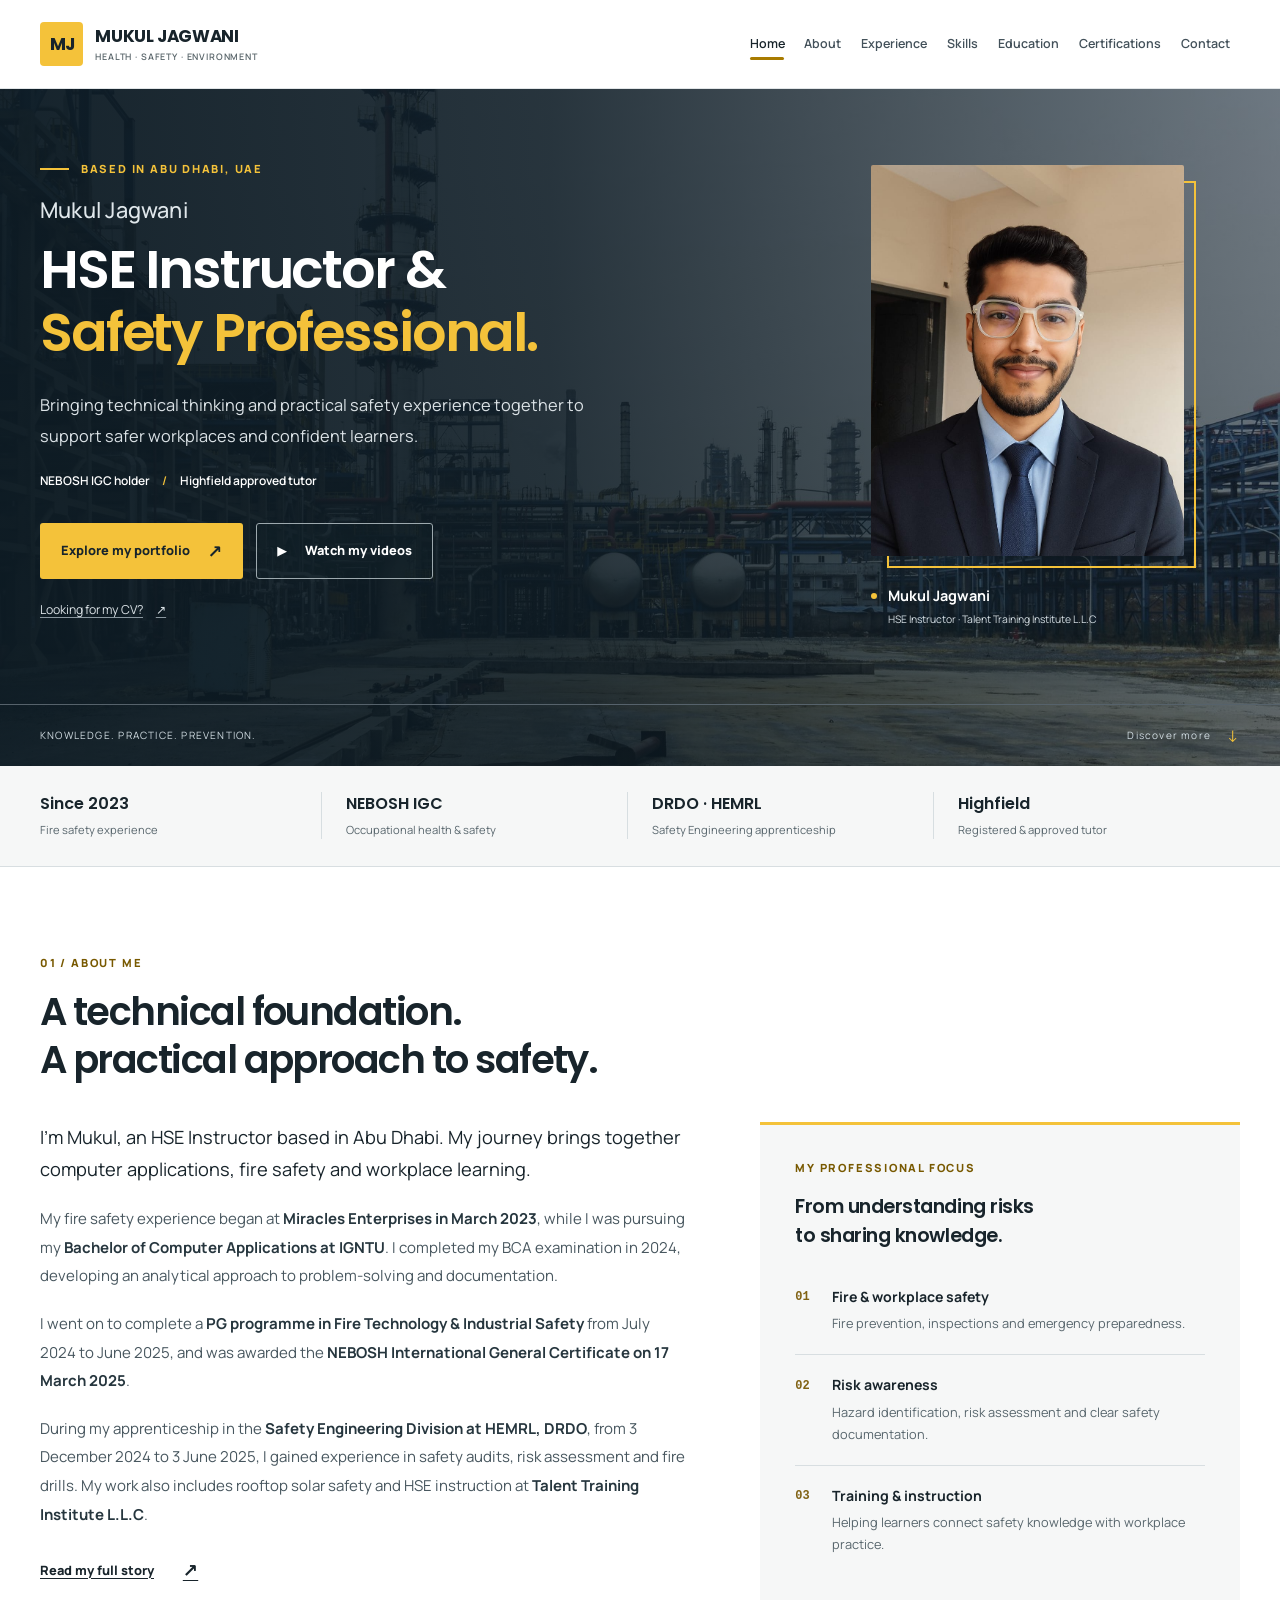
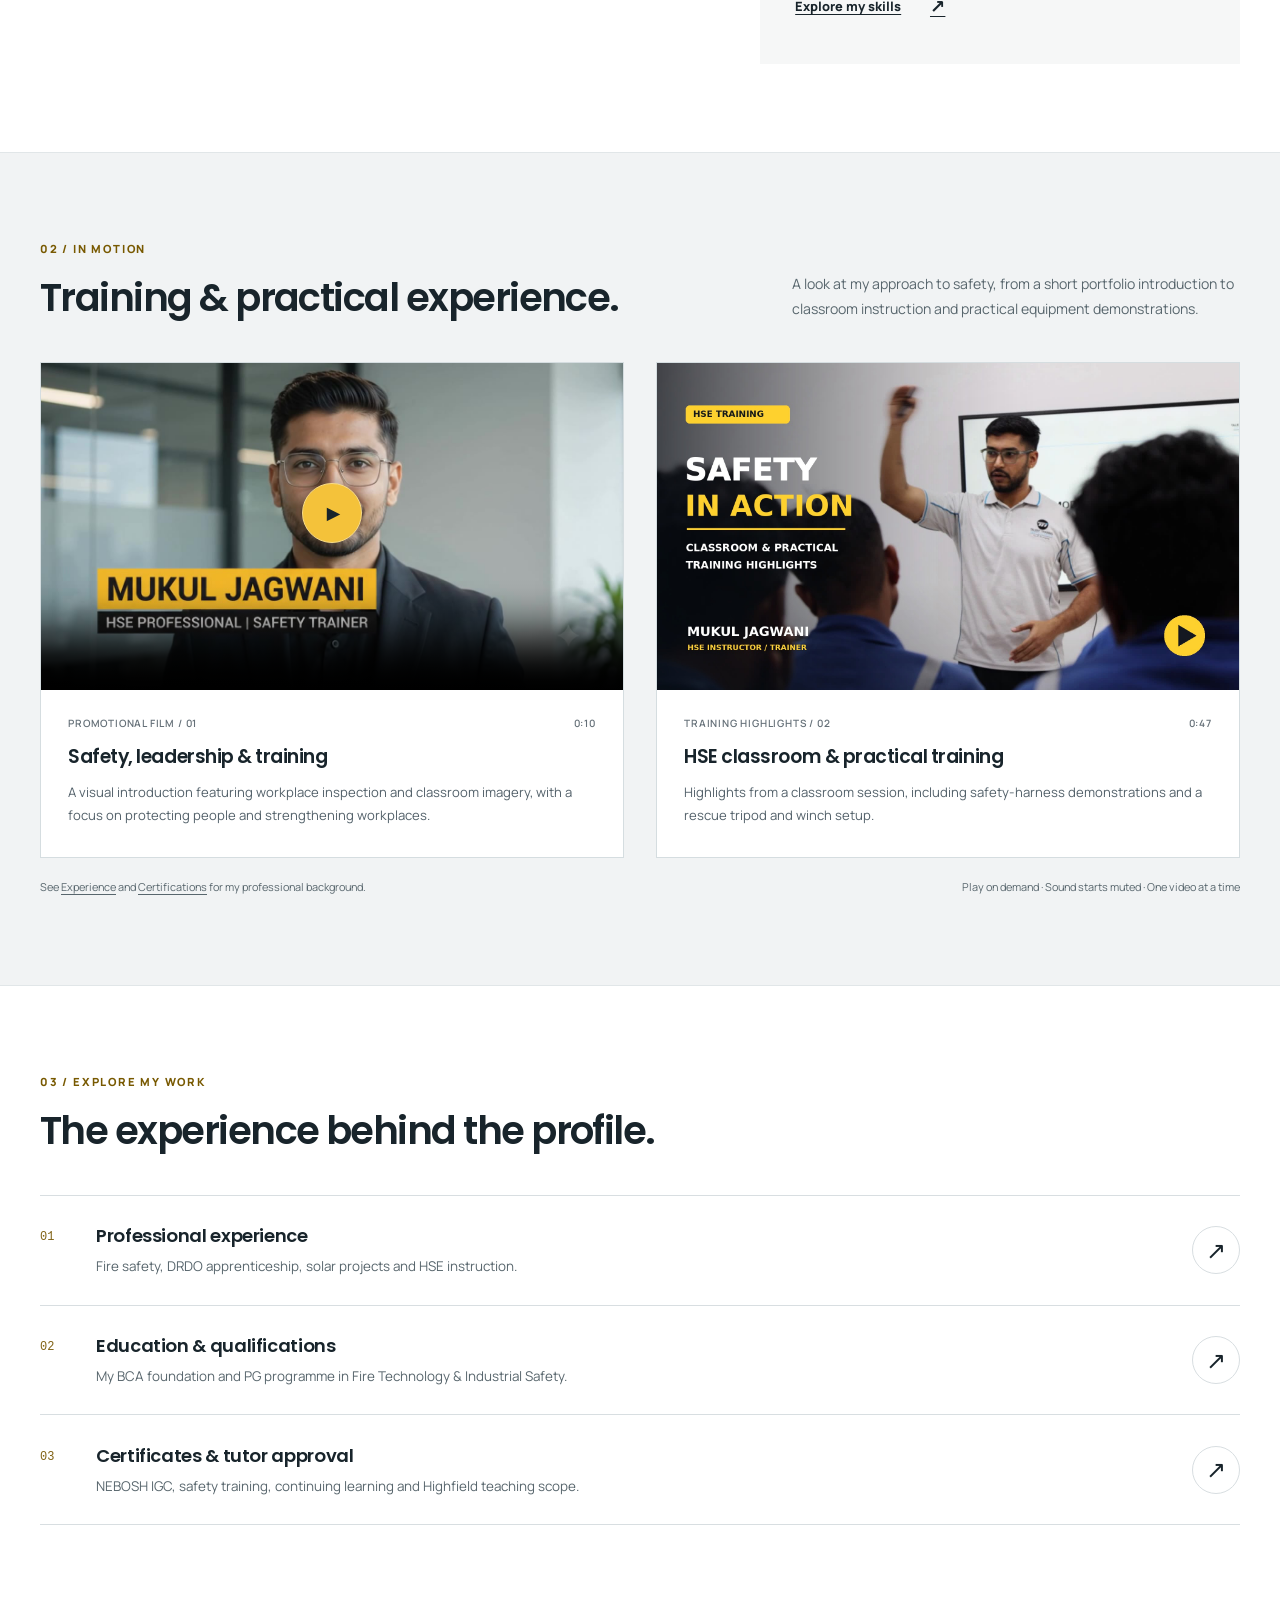
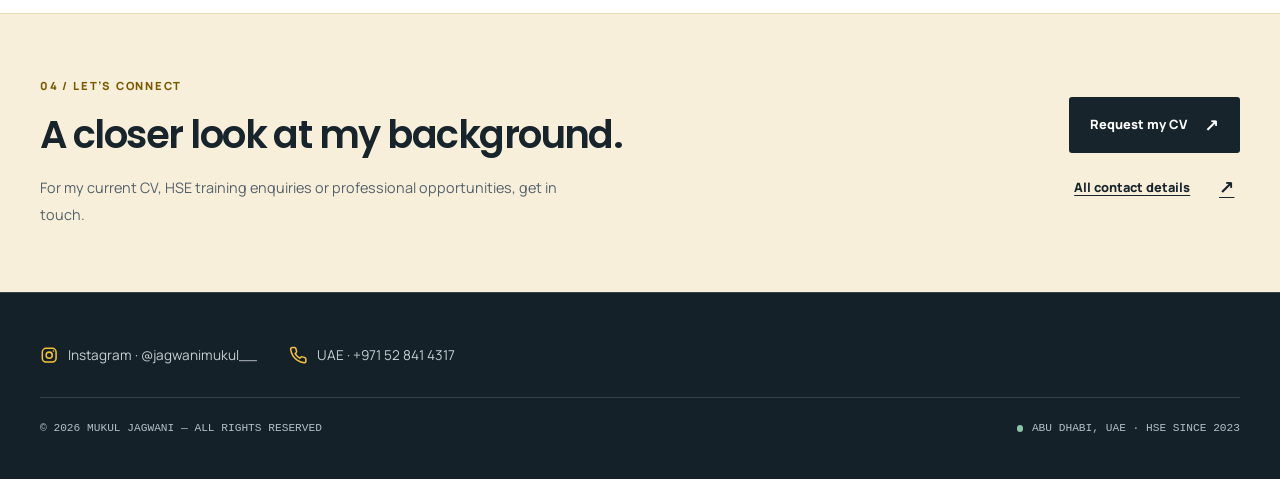
<file: index.html>
<!DOCTYPE html>
<html lang="en">
<head>
<meta charset="UTF-8">
<meta name="viewport" content="width=device-width, initial-scale=1.0">
<title>Mukul Jagwani — HSE Instructor &amp; Safety Professional</title>
<meta name="description" content="Mukul Jagwani, HSE Instructor and NEBOSH IGC holder based in Abu Dhabi, UAE. Explore my fire safety experience, qualifications and portfolio films.">

<link rel="preconnect" href="https://fonts.googleapis.com">
<link rel="preconnect" href="https://fonts.gstatic.com" crossorigin>
<link href="https://fonts.googleapis.com/css2?family=Manrope:wght@400;500;600;700&amp;family=Poppins:wght@600;700&amp;display=swap" rel="stylesheet">

<meta name="theme-color" content="#ffffff">
<meta name="color-scheme" content="light">
<meta property="og:type" content="profile">
<meta property="og:title" content="Mukul Jagwani — HSE Instructor &amp; Safety Professional">
<meta property="og:description" content="Mukul Jagwani, HSE Instructor and NEBOSH IGC holder based in Abu Dhabi, UAE. Explore my fire safety experience, qualifications and portfolio films.">
<meta property="og:site_name" content="Mukul Jagwani">
<meta name="twitter:card" content="summary">
<meta name="twitter:title" content="Mukul Jagwani — HSE Instructor &amp; Safety Professional">
<meta name="twitter:description" content="Mukul Jagwani, HSE Instructor and NEBOSH IGC holder based in Abu Dhabi, UAE. Explore my fire safety experience, qualifications and portfolio films.">
<link rel="icon" href="assets/images/favicon.svg" type="image/svg+xml">
<link rel="stylesheet" href="assets/css/site.css">
<link rel="stylesheet" href="assets/css/refresh.css?v=training-cover-20261016">
<script src="assets/js/site.js" defer></script>
<script src="assets/js/home.js" defer></script>
<link rel="preload" as="image" href="assets/images/industrial-background.jpg">
<link rel="canonical" href="https://mukuljagwani.github.io/MUKUL.HSE/">
<meta property="og:url" content="https://mukuljagwani.github.io/MUKUL.HSE/">
</head>
<body data-page="home">

<a class="skip-link" href="#main-content">Skip to main content</a><!-- NAVIGATION -->
<nav id="site-nav" aria-label="Main navigation">
  <div class="nav-inner">
    <a href="index.html" class="logo">
      <span class="logo-monogram" aria-hidden="true">MJ</span><span class="logo-text">MUKUL JAGWANI<small>HEALTH · SAFETY · ENVIRONMENT</small></span></a>
    <button class="menu-toggle" id="menu-toggle" type="button" aria-controls="primary-links" aria-expanded="false" hidden><span class="menu-icon" aria-hidden="true"><span></span><span></span></span><span id="menu-label">Menu</span></button><ul class="nav-links" id="primary-links">
      <li><a href="index.html" aria-current="page">Home</a></li>
      <li><a href="about.html">About</a></li>
      <li><a href="experience.html">Experience</a></li>
      <li><a href="skills.html">Skills</a></li>
      <li><a href="education.html">Education</a></li>
      <li><a href="certifications.html">Certifications</a></li>
      <li><a href="contact.html">Contact</a></li>
    </ul>
  </div>
</nav>

<main id="main-content" tabindex="-1">
<header class="portfolio-hero" id="top" aria-labelledby="hero-title">
  <div class="home-container hero-composition">
    <div class="hero-intro">
      <p class="eyebrow light-eyebrow"><span></span> BASED IN ABU DHABI, UAE</p>
      <h1 id="hero-title"><span class="intro-name">Mukul Jagwani</span>HSE Instructor &amp;<br><em>Safety Professional.</em></h1>
      <p class="hero-summary">Bringing technical thinking and practical safety experience together to support safer workplaces and confident learners.</p>
      <p class="hero-qualifications">NEBOSH IGC holder <span aria-hidden="true">/</span> Highfield approved tutor</p>
      <div class="intro-actions">
        <a class="action action-yellow" href="#introduction">Explore my portfolio <span aria-hidden="true">↗</span></a>
        <a class="action action-outline" href="#portfolio-films"><span class="play-icon" aria-hidden="true">▶</span> Watch my videos</a>
      </div>
      <a class="hero-cv-link" href="#cv">Looking for my CV? <span aria-hidden="true">↗</span></a>
    </div>
    <figure class="portrait-composition">
      <div class="portrait-frame"><img src="assets/images/mukul-jagwani.jpg" alt="Mukul Jagwani in a suit and tie" width="853" height="1280" fetchpriority="high" decoding="async"></div>
      <figcaption><span class="portrait-status" aria-hidden="true"></span><span><strong>Mukul Jagwani</strong>HSE Instructor · Talent Training Institute L.L.C</span></figcaption>
    </figure>
  </div>
  <div class="hero-bottom"><div class="home-container"><span>KNOWLEDGE. PRACTICE. PREVENTION.</span><a href="#introduction">Discover more <span aria-hidden="true">↓</span></a></div></div>
</header>

<div class="credential-band" aria-label="Professional highlights">
  <div class="home-container credential-band-inner">
    <a href="experience.html"><strong>Since 2023</strong><span>Fire safety experience</span></a>
    <a href="certifications.html"><strong>NEBOSH IGC</strong><span>Occupational health &amp; safety</span></a>
    <a href="experience.html"><strong>DRDO · HEMRL</strong><span>Safety Engineering apprenticeship</span></a>
    <a href="certifications.html"><strong>Highfield</strong><span>Registered &amp; approved tutor</span></a>
  </div>
</div>

<section class="home-section" id="introduction" aria-labelledby="intro-title">
  <div class="home-container">
    <div class="intro-section-head reveal"><p class="eyebrow">01 / ABOUT ME</p><h2 id="intro-title">A technical foundation.<br>A practical approach to safety.</h2></div>
    <div class="home-about-grid">
      <div class="home-about-copy reveal">
        <p class="standfirst">I’m Mukul, an HSE Instructor based in Abu Dhabi. My journey brings together computer applications, fire safety and workplace learning.</p>
        <p>My fire safety experience began at <strong>Miracles Enterprises in March 2023</strong>, while I was pursuing my <strong>Bachelor of Computer Applications at IGNTU</strong>. I completed my BCA examination in 2024, developing an analytical approach to problem-solving and documentation.</p>
        <p>I went on to complete a <strong>PG programme in Fire Technology &amp; Industrial Safety</strong> from July 2024 to June 2025, and was awarded the <strong>NEBOSH International General Certificate on 17 March 2025</strong>.</p>
        <p>During my apprenticeship in the <strong>Safety Engineering Division at HEMRL, DRDO</strong>, from 3 December 2024 to 3 June 2025, I gained experience in safety audits, risk assessment and fire drills. My work also includes rooftop solar safety and HSE instruction at <strong>Talent Training Institute L.L.C</strong>.</p>
        <a class="text-link" href="about.html">Read my full story <span aria-hidden="true">↗</span></a>
      </div>
      <aside class="practice-panel reveal" aria-labelledby="practice-title">
        <p class="eyebrow">MY PROFESSIONAL FOCUS</p><h3 id="practice-title">From understanding risks<br>to sharing knowledge.</h3>
        <ul class="practice-list">
          <li><span class="practice-number">01</span><div><h4>Fire &amp; workplace safety</h4><p>Fire prevention, inspections and emergency preparedness.</p></div></li>
          <li><span class="practice-number">02</span><div><h4>Risk awareness</h4><p>Hazard identification, risk assessment and clear safety documentation.</p></div></li>
          <li><span class="practice-number">03</span><div><h4>Training &amp; instruction</h4><p>Helping learners connect safety knowledge with workplace practice.</p></div></li>
        </ul>
        <a class="text-link" href="skills.html">Explore my skills <span aria-hidden="true">↗</span></a>
      </aside>
    </div>
  </div>
</section>

<section class="home-section films-section" id="portfolio-films" aria-labelledby="films-title">
  <div class="home-container">
    <div class="section-intro reveal"><div><p class="eyebrow">02 / IN MOTION</p><h2 id="films-title">Training &amp; practical experience.</h2></div><p>A look at my approach to safety, from a short portfolio introduction to classroom instruction and practical equipment demonstrations.</p></div>
    <div class="films-grid">
      <figure class="film-card reveal">
        <div class="film-stage">
          <video id="film-one" controls muted playsinline preload="none" poster="assets/images/film-safety-leadership.jpg" width="1280" height="720" aria-label="Safety, leadership and training — promotional film" aria-describedby="film-one-description">
            <source src="assets/videos/safety-leadership.mp4" type="video/mp4">
            Your browser does not support embedded video. <a href="assets/videos/safety-leadership.mp4">Open the film</a>.
          </video>
          <button class="film-play" type="button" data-video="film-one" aria-label="Play Safety, leadership and training" hidden><span aria-hidden="true">▶</span></button>
        </div>
        <figcaption><div class="film-kicker"><span>PROMOTIONAL FILM / 01</span><span>0:10</span></div><h3>Safety, leadership &amp; training</h3><p id="film-one-description">A visual introduction featuring workplace inspection and classroom imagery, with a focus on protecting people and strengthening workplaces.</p><p class="film-error" role="status" hidden>Unable to play here. <a href="assets/videos/safety-leadership.mp4">Open the video directly</a>.</p></figcaption>
      </figure>
      <figure class="film-card reveal">
        <div class="film-stage">
          <video id="film-two" controls muted playsinline preload="none" poster="assets/images/film-hse-training-cover.png" width="1280" height="720" aria-label="HSE classroom and practical training" aria-describedby="film-two-description">
            <source src="assets/videos/mukul-hse-training.mp4" type="video/mp4">
            Your browser does not support embedded video. <a href="assets/videos/mukul-hse-training.mp4">Open the video</a>.
          </video>
          <button class="film-play film-play-cover" type="button" data-video="film-two" aria-label="Play HSE classroom and practical training" hidden><img src="assets/images/film-hse-training-cover.png" alt="" width="1920" height="1080" loading="lazy"></button>
        </div>
        <figcaption><div class="film-kicker"><span>TRAINING HIGHLIGHTS / 02</span><span>0:47</span></div><h3>HSE classroom &amp; practical training</h3><p id="film-two-description">Highlights from a classroom session, including safety-harness demonstrations and a rescue tripod and winch setup.</p><p class="film-error" role="status" hidden>Unable to play here. <a href="assets/videos/mukul-hse-training.mp4">Open the video directly</a>.</p></figcaption>
      </figure>
    </div>
    <div class="films-note"><p>See <a href="experience.html">Experience</a> and <a href="certifications.html">Certifications</a> for my professional background.</p><p>Play on demand · Sound starts muted · One video at a time</p></div>
  </div>
</section>

<section class="home-section explore-section" aria-labelledby="explore-title">
  <div class="home-container">
    <div class="section-intro reveal"><div><p class="eyebrow">03 / EXPLORE MY WORK</p><h2 id="explore-title">The experience behind the profile.</h2></div></div>
    <div class="portfolio-links">
      <a href="experience.html" class="portfolio-link reveal"><span class="link-number">01</span><div><h3>Professional experience</h3><p>Fire safety, DRDO apprenticeship, solar projects and HSE instruction.</p></div><span class="link-arrow" aria-hidden="true">↗</span></a>
      <a href="education.html" class="portfolio-link reveal"><span class="link-number">02</span><div><h3>Education &amp; qualifications</h3><p>My BCA foundation and PG programme in Fire Technology &amp; Industrial Safety.</p></div><span class="link-arrow" aria-hidden="true">↗</span></a>
      <a href="certifications.html" class="portfolio-link reveal"><span class="link-number">03</span><div><h3>Certificates &amp; tutor approval</h3><p>NEBOSH IGC, safety training, continuing learning and Highfield teaching scope.</p></div><span class="link-arrow" aria-hidden="true">↗</span></a>
    </div>
  </div>
</section>

<section class="home-section cv-section" id="cv" aria-labelledby="cv-title">
  <div class="home-container cv-layout reveal">
    <div><p class="eyebrow">04 / LET’S CONNECT</p><h2 id="cv-title">A closer look at my background.</h2><p>For my current CV, HSE training enquiries or professional opportunities, get in touch.</p></div>
    <div class="cv-actions"><a class="action action-dark" href="mailto:mukuljagwani12@gmail.com?subject=CV%20request%20%E2%80%94%20Mukul%20Jagwani">Request my CV <span aria-hidden="true">↗</span></a><a class="text-link" href="contact.html">All contact details <span aria-hidden="true">↗</span></a></div>
  </div>
</section>
</main>
<footer>
  <div class="footer-contact" aria-label="Social and phone links">
    <a href="https://instagram.com/jagwanimukul__/" target="_blank" rel="noopener"><svg viewBox="0 0 24 24" fill="none" stroke="currentColor" stroke-width="2" aria-hidden="true" focusable="false"><rect x="3" y="3" width="18" height="18" rx="5"></rect><circle cx="12" cy="12" r="4"></circle><circle cx="17.5" cy="6.5" r="1" fill="currentColor" stroke="none"></circle></svg><span>Instagram · @jagwanimukul__</span></a>
    <a href="tel:+971528414317"><svg viewBox="0 0 24 24" fill="none" stroke="currentColor" stroke-width="2" aria-hidden="true" focusable="false"><path d="M22 16.92v3a2 2 0 0 1-2.18 2 19.79 19.79 0 0 1-8.63-3.07 19.5 19.5 0 0 1-6-6 19.79 19.79 0 0 1-3.07-8.67A2 2 0 0 1 4.11 2h3a2 2 0 0 1 2 1.72 12.84 12.84 0 0 0 .7 2.81 2 2 0 0 1-.45 2.11L8.09 9.91a16 16 0 0 0 6 6l1.27-1.27a2 2 0 0 1 2.11-.45 12.84 12.84 0 0 0 2.81.7A2 2 0 0 1 22 16.92z"></path></svg><span>UAE · +971 52 841 4317</span></a>
  </div>
  <div class="footer-inner">
    <div>© 2026 MUKUL JAGWANI — ALL RIGHTS RESERVED</div>
    <div class="status"><span class="status-dot" aria-hidden="true"></span>ABU DHABI, UAE · HSE SINCE 2023</div>
  </div>
</footer>


</body>
</html>
</file>
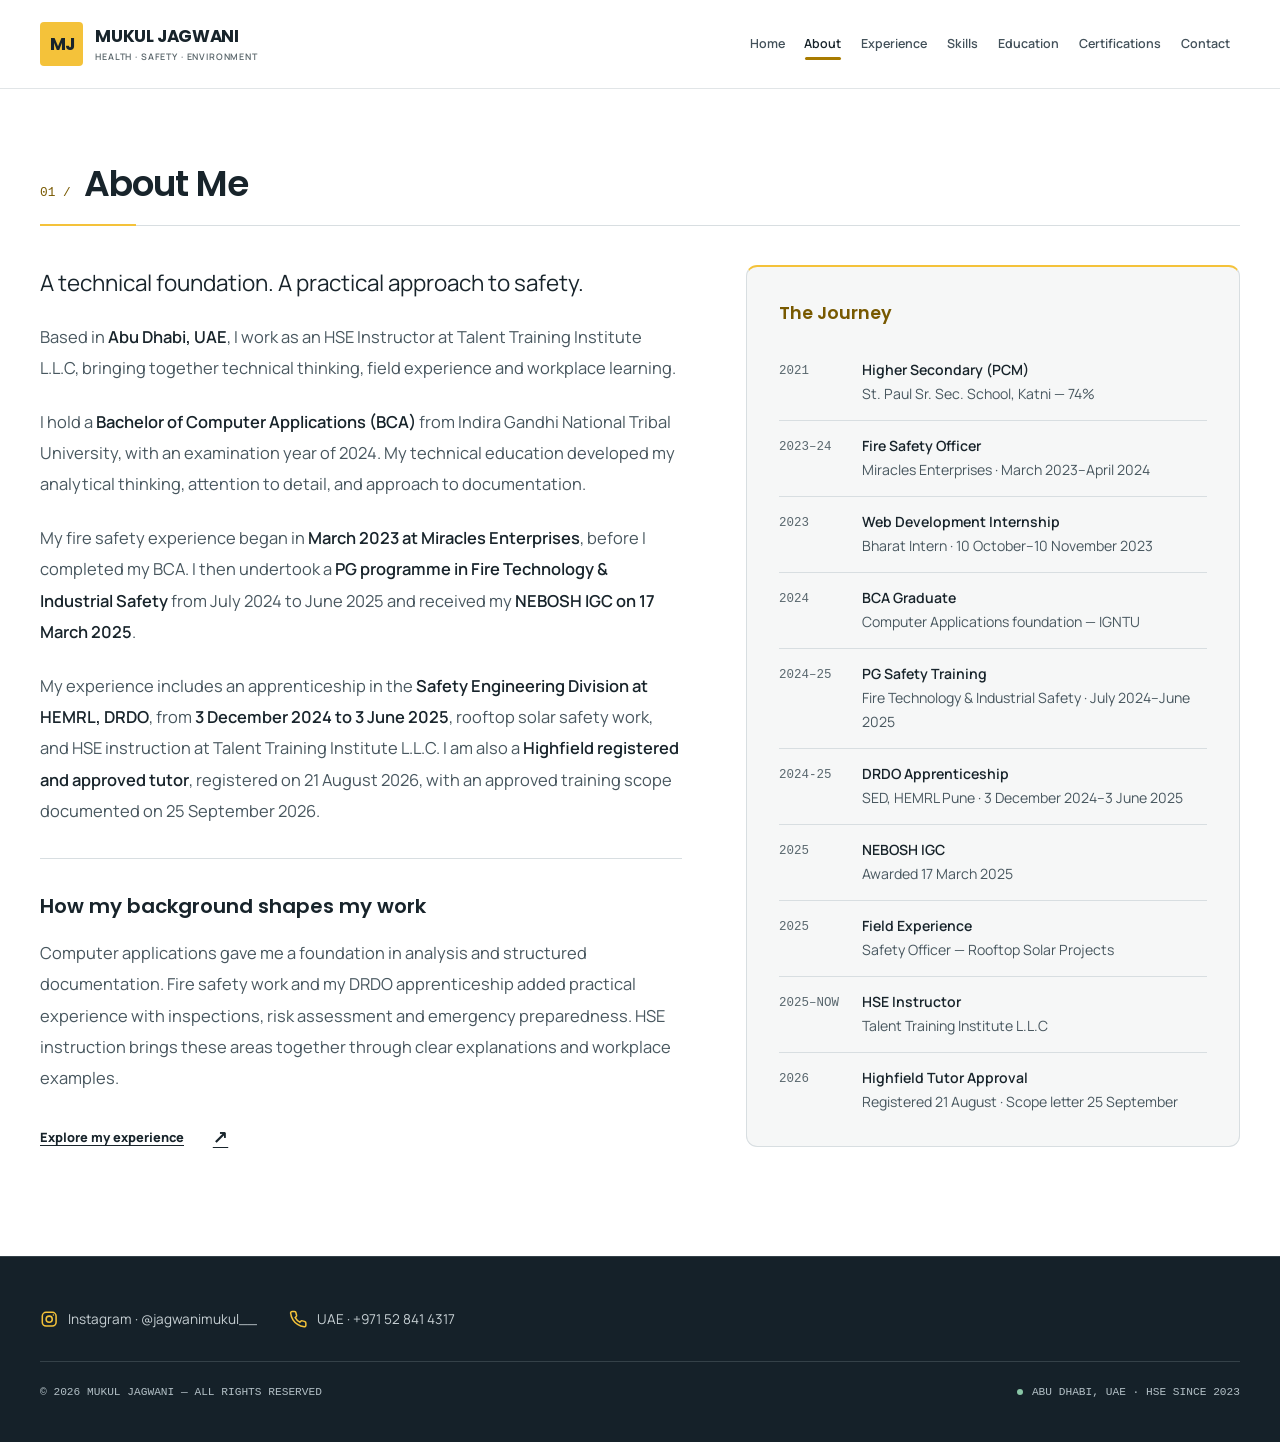
<file: about.html>
<!DOCTYPE html>
<html lang="en">
<head>
<meta charset="UTF-8">
<meta name="viewport" content="width=device-width, initial-scale=1.0">
<title>About Mukul Jagwani — HSE Professional</title>
<meta name="description" content="Meet Mukul Jagwani: a Computer Applications graduate with fire safety experience since 2023, NEBOSH IGC and HSE training experience.">

<link rel="preconnect" href="https://fonts.googleapis.com">
<link rel="preconnect" href="https://fonts.gstatic.com" crossorigin>
<link href="https://fonts.googleapis.com/css2?family=Manrope:wght@400;500;600;700&amp;family=Poppins:wght@600;700&amp;display=swap" rel="stylesheet">

<meta name="theme-color" content="#ffffff">
<meta name="color-scheme" content="light">
<meta property="og:type" content="profile">
<meta property="og:title" content="About Mukul Jagwani — HSE Professional">
<meta property="og:description" content="Meet Mukul Jagwani: a Computer Applications graduate with fire safety experience since 2023, NEBOSH IGC and HSE training experience.">
<meta property="og:site_name" content="Mukul Jagwani">
<meta name="twitter:card" content="summary">
<meta name="twitter:title" content="About Mukul Jagwani — HSE Professional">
<meta name="twitter:description" content="Meet Mukul Jagwani: a Computer Applications graduate with fire safety experience since 2023, NEBOSH IGC and HSE training experience.">
<link rel="icon" href="assets/images/favicon.svg" type="image/svg+xml">
<link rel="stylesheet" href="assets/css/site.css">
<link rel="stylesheet" href="assets/css/refresh.css">
<script src="assets/js/site.js" defer></script>
<link rel="canonical" href="https://mukuljagwani.github.io/MUKUL.HSE/about.html">
<meta property="og:url" content="https://mukuljagwani.github.io/MUKUL.HSE/about.html">
</head>
<body data-page="about">

<a class="skip-link" href="#main-content">Skip to main content</a><!-- NAVIGATION -->
<nav id="site-nav" aria-label="Main navigation">
  <div class="nav-inner">
    <a href="index.html" class="logo">
      <span class="logo-monogram" aria-hidden="true">MJ</span><span class="logo-text">MUKUL JAGWANI<small>HEALTH · SAFETY · ENVIRONMENT</small></span></a>
    <button class="menu-toggle" id="menu-toggle" type="button" aria-controls="primary-links" aria-expanded="false" hidden><span class="menu-icon" aria-hidden="true"><span></span><span></span></span><span id="menu-label">Menu</span></button><ul class="nav-links" id="primary-links">
      <li><a href="index.html">Home</a></li>
      <li><a href="about.html" aria-current="page">About</a></li>
      <li><a href="experience.html">Experience</a></li>
      <li><a href="skills.html">Skills</a></li>
      <li><a href="education.html">Education</a></li>
      <li><a href="certifications.html">Certifications</a></li>
      <li><a href="contact.html">Contact</a></li>
    </ul>
  </div>
</nav>

<main id="main-content" tabindex="-1">
<section id="about" aria-labelledby="about-title">
  <div class="section-head reveal">
    <span class="section-num">01 /</span>
    <h1 class="section-title" id="about-title">About Me</h1>
  </div>

  <div class="about-grid">
    <div class="about-text reveal">
      <p class="lead">A technical foundation. A practical approach to safety.</p>
      <p>Based in <strong>Abu Dhabi, UAE</strong>, I work as an HSE Instructor at Talent Training Institute L.L.C, bringing together technical thinking, field experience and workplace learning.</p>
      <p>I hold a <strong>Bachelor of Computer Applications (BCA)</strong> from Indira Gandhi National Tribal University, with an examination year of 2024. My technical education developed my analytical thinking, attention to detail, and approach to documentation.</p>
      <p>My fire safety experience began in <strong>March 2023 at Miracles Enterprises</strong>, before I completed my BCA. I then undertook a <strong>PG programme in Fire Technology &amp; Industrial Safety</strong> from July 2024 to June 2025 and received my <strong>NEBOSH IGC on 17 March 2025</strong>.</p>
      <p>My experience includes an apprenticeship in the <strong>Safety Engineering Division at HEMRL, DRDO</strong>, from <strong>3 December 2024 to 3 June 2025</strong>, rooftop solar safety work, and HSE instruction at Talent Training Institute L.L.C. I am also a <strong>Highfield registered and approved tutor</strong>, registered on 21 August 2026, with an approved training scope documented on 25 September 2026.</p>
      <div class="about-focus"><h2>How my background shapes my work</h2><p>Computer applications gave me a foundation in analysis and structured documentation. Fire safety work and my DRDO apprenticeship added practical experience with inspections, risk assessment and emergency preparedness. HSE instruction brings these areas together through clear explanations and workplace examples.</p><a class="text-link" href="experience.html">Explore my experience <span aria-hidden="true">↗</span></a></div>
    </div>

    <div class="journey-card reveal">
      <h2>The Journey</h2>
      <div class="journey-step">
        <div class="step-year">2021</div>
        <div class="step-content">
          <strong>Higher Secondary (PCM)</strong>
          St. Paul Sr. Sec. School, Katni — 74%
        </div>
      </div>
      <div class="journey-step">
        <div class="step-year">2023–24</div>
        <div class="step-content"><strong>Fire Safety Officer</strong>Miracles Enterprises · March 2023–April 2024</div>
      </div>
      <div class="journey-step">
        <div class="step-year">2023</div>
        <div class="step-content"><strong>Web Development Internship</strong>Bharat Intern · 10 October–10 November 2023</div>
      </div>
      <div class="journey-step">
        <div class="step-year">2024</div>
        <div class="step-content">
          <strong>BCA Graduate</strong>
          Computer Applications foundation — IGNTU
        </div>
      </div>
      <div class="journey-step">
        <div class="step-year">2024–25</div>
        <div class="step-content">
          <strong>PG Safety Training</strong>
          Fire Technology &amp; Industrial Safety · July 2024–June 2025
        </div>
      </div>
      <div class="journey-step">
        <div class="step-year">2024-25</div>
        <div class="step-content">
          <strong>DRDO Apprenticeship</strong>
          SED, HEMRL Pune · 3 December 2024–3 June 2025
        </div>
      </div>
      <div class="journey-step">
        <div class="step-year">2025</div>
        <div class="step-content"><strong>NEBOSH IGC</strong>Awarded 17 March 2025</div>
      </div>
      <div class="journey-step">
        <div class="step-year">2025</div>
        <div class="step-content">
          <strong>Field Experience</strong>
          Safety Officer — Rooftop Solar Projects
        </div>
      </div>
      <div class="journey-step">
        <div class="step-year">2025–NOW</div>
        <div class="step-content">
          <strong>HSE Instructor</strong>
          Talent Training Institute L.L.C
        </div>
      </div>
      <div class="journey-step">
        <div class="step-year">2026</div>
        <div class="step-content"><strong>Highfield Tutor Approval</strong>Registered 21 August · Scope letter 25 September</div>
      </div>

    </div>
  </div>
</section>
</main>
<footer>
  <div class="footer-contact" aria-label="Social and phone links">
    <a href="https://instagram.com/jagwanimukul__/" target="_blank" rel="noopener"><svg viewBox="0 0 24 24" fill="none" stroke="currentColor" stroke-width="2" aria-hidden="true" focusable="false"><rect x="3" y="3" width="18" height="18" rx="5"></rect><circle cx="12" cy="12" r="4"></circle><circle cx="17.5" cy="6.5" r="1" fill="currentColor" stroke="none"></circle></svg><span>Instagram · @jagwanimukul__</span></a>
    <a href="tel:+971528414317"><svg viewBox="0 0 24 24" fill="none" stroke="currentColor" stroke-width="2" aria-hidden="true" focusable="false"><path d="M22 16.92v3a2 2 0 0 1-2.18 2 19.79 19.79 0 0 1-8.63-3.07 19.5 19.5 0 0 1-6-6 19.79 19.79 0 0 1-3.07-8.67A2 2 0 0 1 4.11 2h3a2 2 0 0 1 2 1.72 12.84 12.84 0 0 0 .7 2.81 2 2 0 0 1-.45 2.11L8.09 9.91a16 16 0 0 0 6 6l1.27-1.27a2 2 0 0 1 2.11-.45 12.84 12.84 0 0 0 2.81.7A2 2 0 0 1 22 16.92z"></path></svg><span>UAE · +971 52 841 4317</span></a>
  </div>
  <div class="footer-inner">
    <div>© 2026 MUKUL JAGWANI — ALL RIGHTS RESERVED</div>
    <div class="status"><span class="status-dot" aria-hidden="true"></span>ABU DHABI, UAE · HSE SINCE 2023</div>
  </div>
</footer>

<!-- LIGHTBOX -->
<dialog class="document-viewer" id="document-viewer" aria-labelledby="viewer-title" aria-describedby="viewer-help">
  <div class="viewer-heading">
    <h2 id="viewer-title">Certificate</h2>
    <button class="viewer-close" id="viewer-close" type="button" aria-label="Close certificate viewer" autofocus>Close <span aria-hidden="true">×</span></button>
  </div>
  <p class="viewer-help" id="viewer-help">Use Zoom in to read the document. Scroll within the image to explore it.</p>
  <div class="viewer-actions">
    <button class="doc-view" id="viewer-zoom" type="button" aria-pressed="false" aria-controls="viewer-stage">Zoom in</button>
    <a class="doc-view" id="viewer-original" target="_blank" rel="noopener">Open original ↗</a>
    <a class="doc-download" id="viewer-download" download>Download ↓</a>
  </div>
  <div class="viewer-stage" id="viewer-stage" tabindex="0" role="region" aria-label="Certificate image. Scroll to inspect when zoomed.">
    <img id="viewer-image" alt="Certificate">
  </div>
  <p id="viewer-status" role="status" hidden>The image could not be displayed. Use Open original or Download above.</p>
</dialog>
</body>
</html>
</file>
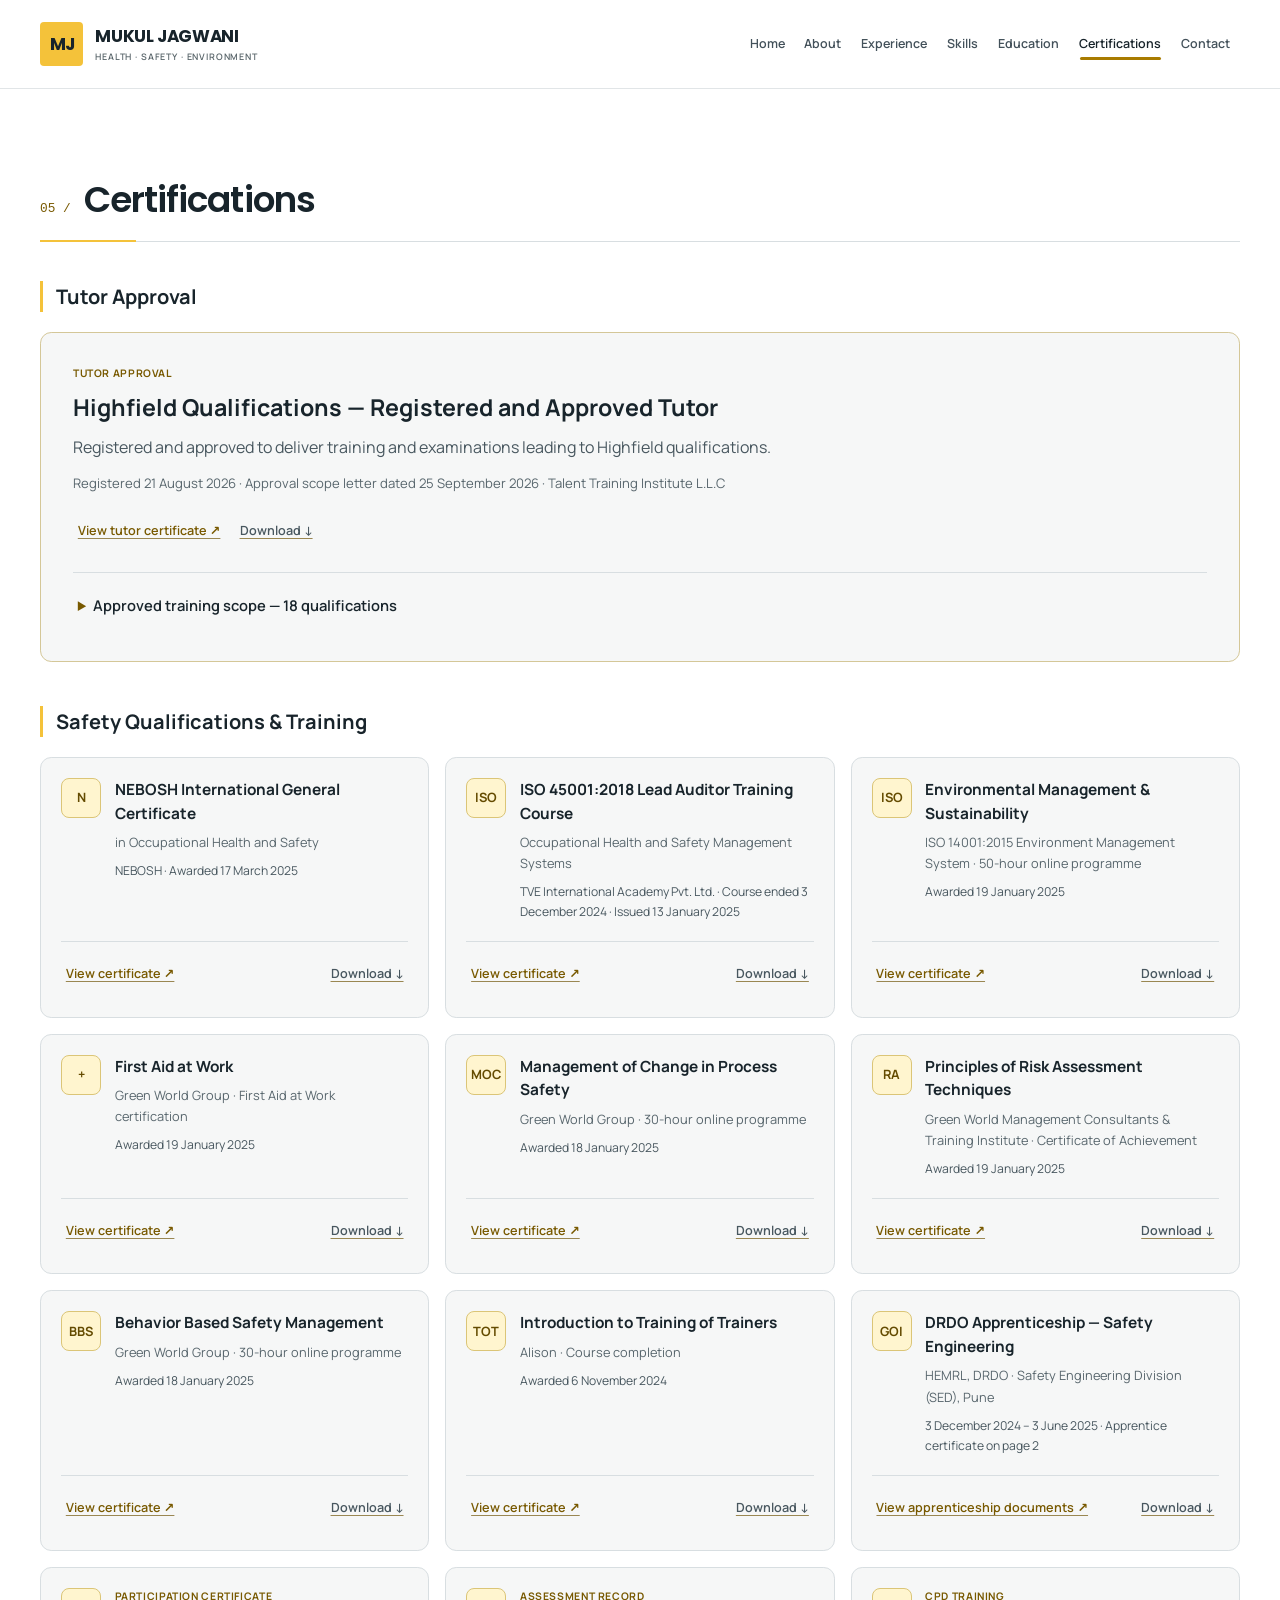
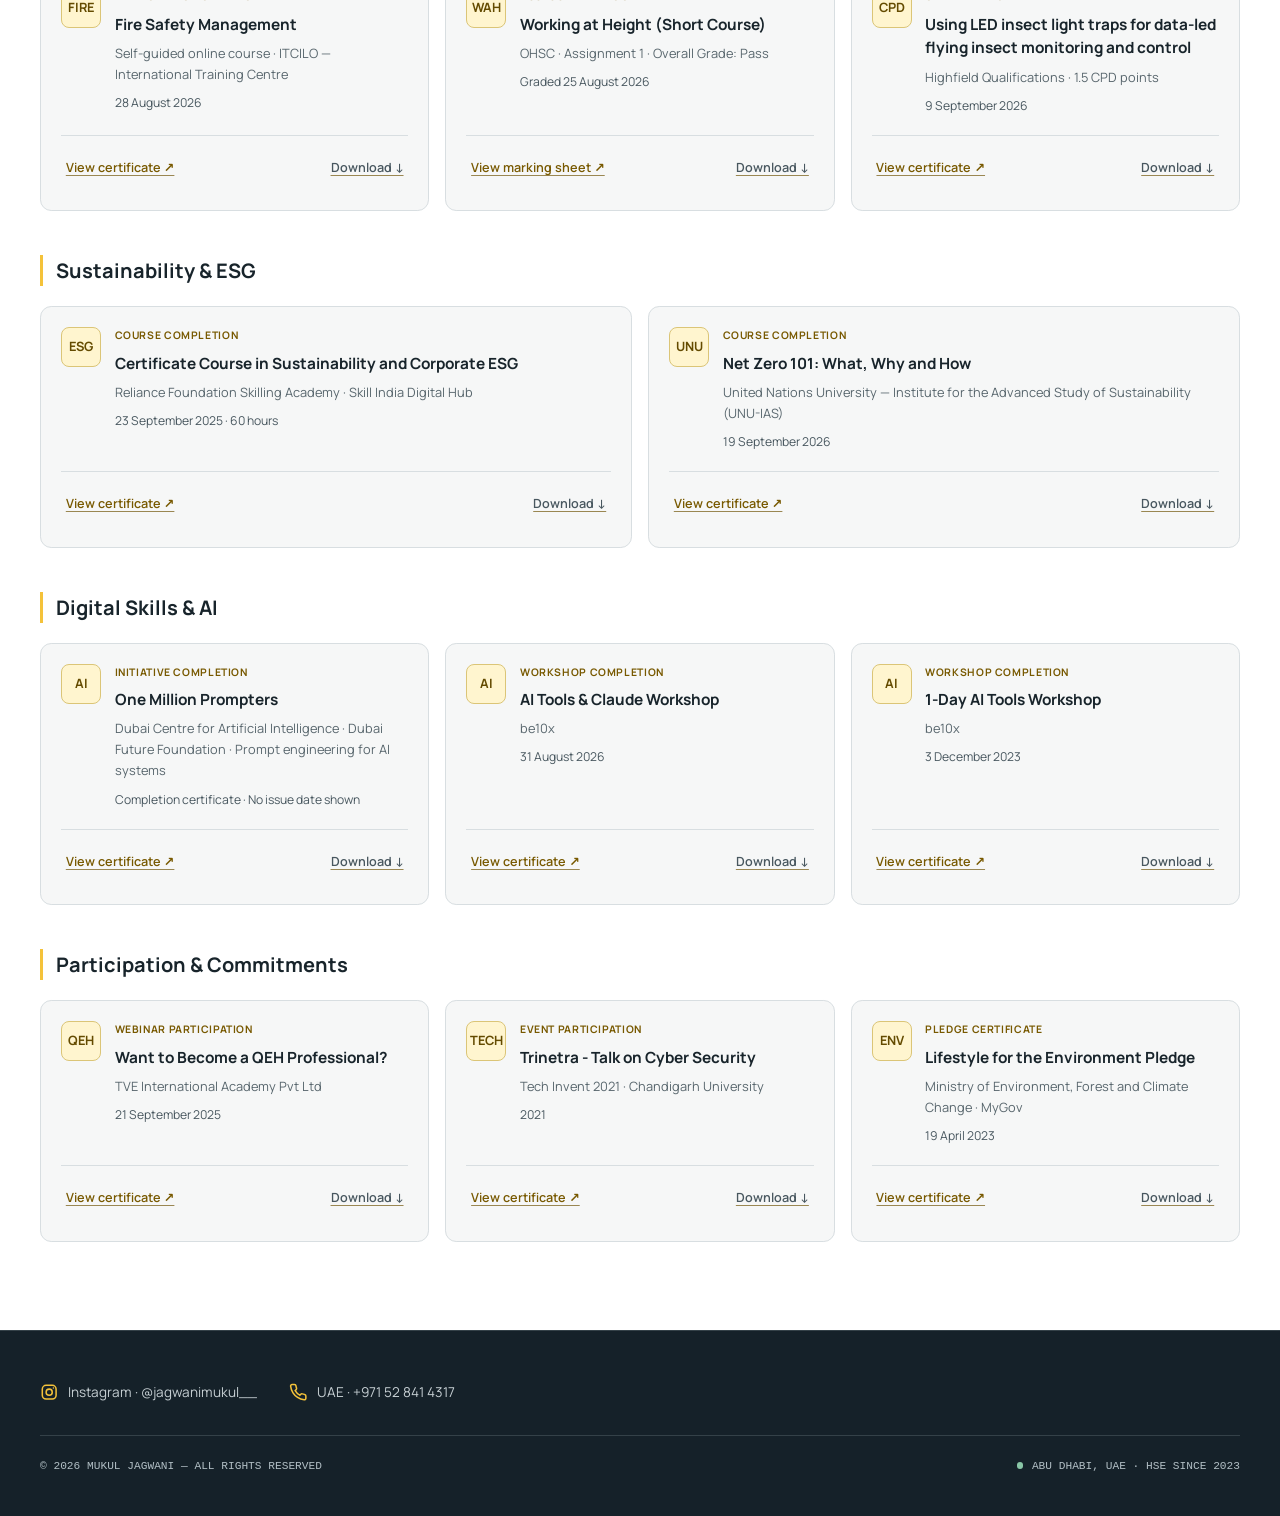
<file: certifications.html>
<!DOCTYPE html>
<html lang="en">
<head>
<meta charset="UTF-8">
<meta name="viewport" content="width=device-width, initial-scale=1.0">
<title>Certifications — Mukul Jagwani</title>
<meta name="description" content="Browse Mukul Jagwani’s safety qualifications, Highfield tutor approval, sustainability learning and professional development.">

<link rel="preconnect" href="https://fonts.googleapis.com">
<link rel="preconnect" href="https://fonts.gstatic.com" crossorigin>
<link href="https://fonts.googleapis.com/css2?family=Manrope:wght@400;500;600;700&amp;family=Poppins:wght@600;700&amp;display=swap" rel="stylesheet">

<meta name="theme-color" content="#ffffff">
<meta name="color-scheme" content="light">
<meta property="og:type" content="profile">
<meta property="og:title" content="Certifications — Mukul Jagwani">
<meta property="og:description" content="Browse Mukul Jagwani’s safety qualifications, Highfield tutor approval, sustainability learning and professional development.">
<meta property="og:site_name" content="Mukul Jagwani">
<meta name="twitter:card" content="summary">
<meta name="twitter:title" content="Certifications — Mukul Jagwani">
<meta name="twitter:description" content="Browse Mukul Jagwani’s safety qualifications, Highfield tutor approval, sustainability learning and professional development.">
<link rel="icon" href="assets/images/favicon.svg" type="image/svg+xml">
<link rel="stylesheet" href="assets/css/site.css">
<link rel="stylesheet" href="assets/css/refresh.css">
<script src="assets/js/site.js" defer></script>
<link rel="canonical" href="https://mukuljagwani.github.io/MUKUL.HSE/certifications.html">
<meta property="og:url" content="https://mukuljagwani.github.io/MUKUL.HSE/certifications.html">
</head>
<body data-page="certifications">

<a class="skip-link" href="#main-content">Skip to main content</a><!-- NAVIGATION -->
<nav id="site-nav" aria-label="Main navigation">
  <div class="nav-inner">
    <a href="index.html" class="logo">
      <span class="logo-monogram" aria-hidden="true">MJ</span><span class="logo-text">MUKUL JAGWANI<small>HEALTH · SAFETY · ENVIRONMENT</small></span></a>
    <button class="menu-toggle" id="menu-toggle" type="button" aria-controls="primary-links" aria-expanded="false" hidden><span class="menu-icon" aria-hidden="true"><span></span><span></span></span><span id="menu-label">Menu</span></button><ul class="nav-links" id="primary-links">
      <li><a href="index.html">Home</a></li>
      <li><a href="about.html">About</a></li>
      <li><a href="experience.html">Experience</a></li>
      <li><a href="skills.html">Skills</a></li>
      <li><a href="education.html">Education</a></li>
      <li><a href="certifications.html" aria-current="page">Certifications</a></li>
      <li><a href="contact.html">Contact</a></li>
    </ul>
  </div>
</nav>

<main id="main-content" tabindex="-1">
<section id="certifications" aria-labelledby="certifications-title">
  <div class="section-head reveal">
    <span class="section-num">05 /</span>
    <h1 class="section-title" id="certifications-title">Certifications</h1>
  </div>

  <div class="credential-group" aria-labelledby="tutor-approval-title">
<h2 class="credential-group-heading" id="tutor-approval-title">Tutor Approval</h2>
<article class="approval-card reveal" aria-labelledby="highfield-approval-title"><p class="credential-type">TUTOR APPROVAL</p>
<h3 id="highfield-approval-title">Highfield Qualifications — Registered and Approved Tutor</h3>
<p class="approval-description">Registered and approved to deliver training and examinations leading to Highfield qualifications.</p>
<p class="credential-meta">Registered 21 August 2026 · Approval scope letter dated 25 September 2026 · Talent Training Institute L.L.C</p>
<div class="approval-documents">
<div class="edu-doc-group">
<a class="doc-view" href="assets/documents/highfield-tutor-approval-certificate.pdf" target="_blank" rel="noopener" aria-label="View tutor certificate: Highfield Registered and Approved Tutor">View tutor certificate ↗</a><a class="doc-download" href="assets/documents/highfield-tutor-approval-certificate.pdf" download="" aria-label="Download: Highfield Registered and Approved Tutor">Download ↓</a>
</div>

</div>
<details class="approval-scope"><summary>Approved training scope — 18 qualifications</summary><p class="document-note">Training scope listed in the nominated tutor approval letter dated 25 September 2026. These are qualifications I am approved to teach, rather than 18 separate qualifications awarded to me.</p>
<ul class="scope-list">
<li>Highfield Level 1 International Award in Fire Safety</li>
<li>Highfield Level 1 International Award in Health and Safety for Construction Labourers and Site Visitors</li>
<li>Highfield Level 1 International Award in Principles of Health and Safety</li>
<li>Highfield Level 1 International Award in Safe Moving and Handling</li>
<li>Highfield Level 1 International Award in Work at Height</li>
<li>Highfield Level 1 International Award in Working in Confined Spaces</li>
<li>Highfield Level 2 International Award in Fire Safety</li>
<li>Highfield Level 2 International Award in Fire Safety for Fire Wardens (April 2025)</li>
<li>Highfield Level 2 International Award in Health and Safety in the Workplace</li>
<li>Highfield Level 2 International Award in Risk Assessment</li>
<li>Highfield Level 2 International Award in the Control of Substances Hazardous to Health (COSHH)</li>
<li>Highfield Level 2 International Award in Work at Height</li>
<li>Highfield Level 3 International Award in Accident and Incident Investigation</li>
<li>Highfield Level 3 International Award in Delivering Training</li>
<li>Highfield Level 3 International Award in Health and Safety for Accommodation Supervisors</li>
<li>Highfield Level 3 International Award in Health and Safety for Construction Supervisors</li>
<li>Highfield Level 3 International Award in Health and Safety in the Workplace</li>
<li>Highfield Level 4 International Award in Health and Safety in the Workplace</li>
</ul></details></article>
</div>
<div class="credential-group" aria-labelledby="safety-credentials-title">
<h2 class="credential-group-heading" id="safety-credentials-title">Safety Qualifications &amp; Training</h2>
<div class="cert-grid">
    <article class="cert-card reveal" aria-labelledby="certificate-1-title"><div class="cert-main">
<div class="cert-badge" aria-hidden="true">N</div>
      <div>
        <h3 id="certificate-1-title">NEBOSH International General Certificate</h3>
        <p>in Occupational Health and Safety</p>
<p class="credential-meta">NEBOSH · Awarded 17 March 2025</p>
      </div>
    </div>
<div class="doc-actions">
<a class="doc-view" href="assets/documents/nebosh-igc.pdf" target="_blank" rel="noopener" aria-label="View certificate: NEBOSH International General Certificate">View certificate ↗</a><a class="doc-download" href="assets/documents/nebosh-igc.pdf" download="" aria-label="Download: NEBOSH International General Certificate">Download ↓</a>
</div></article>
    <article class="cert-card reveal" aria-labelledby="certificate-2-title"><div class="cert-main">
<div class="cert-badge" aria-hidden="true">ISO</div>
      <div>
        <h3 id="certificate-2-title">ISO 45001:2018 Lead Auditor Training Course</h3>
        <p>Occupational Health and Safety Management Systems</p>
      <p class="credential-meta">TVE International Academy Pvt. Ltd. · Course ended 3 December 2024 · Issued 13 January 2025</p>
</div>
    </div>
<div class="doc-actions">
<a class="doc-view" href="assets/documents/iso-45001-2018.pdf" target="_blank" rel="noopener" aria-label="View certificate: ISO 45001:2018 Lead Auditor Training Course">View certificate ↗</a><a class="doc-download" href="assets/documents/iso-45001-2018.pdf" download="" aria-label="Download: ISO 45001:2018 Lead Auditor Training Course">Download ↓</a>
</div></article>
    <article class="cert-card reveal" aria-labelledby="certificate-3-title"><div class="cert-main">
<div class="cert-badge" aria-hidden="true">ISO</div>
      <div>
        <h3 id="certificate-3-title">Environmental Management &amp; Sustainability</h3>
        <p>ISO 14001:2015 Environment Management System · 50-hour online programme</p>
        <p class="credential-meta">Awarded 19 January 2025</p>
      </div>
    </div>
<div class="doc-actions">
<a class="doc-view" href="assets/documents/iso-14001-2015.pdf" target="_blank" rel="noopener" aria-label="View certificate: Environmental Management and Sustainability — ISO 14001:2015">View certificate ↗</a><a class="doc-download" href="assets/documents/iso-14001-2015.pdf" download="" aria-label="Download: Environmental Management and Sustainability — ISO 14001:2015">Download ↓</a>
</div></article>
    <article class="cert-card reveal" aria-labelledby="certificate-4-title"><div class="cert-main">
<div class="cert-badge" aria-hidden="true">+</div>
      <div>
        <h3 id="certificate-4-title">First Aid at Work</h3>
        <p>Green World Group · First Aid at Work certification</p>
        <p class="credential-meta">Awarded 19 January 2025</p>
      </div>
    </div>
<div class="doc-actions">
<a class="doc-view" href="assets/documents/first-aid-at-work.pdf" target="_blank" rel="noopener" aria-label="View certificate: First Aid at Work">View certificate ↗</a><a class="doc-download" href="assets/documents/first-aid-at-work.pdf" download="" aria-label="Download: First Aid at Work">Download ↓</a>
</div></article>
    <article class="cert-card reveal" aria-labelledby="certificate-5-title"><div class="cert-main">
<div class="cert-badge" aria-hidden="true">MOC</div>
      <div>
        <h3 id="certificate-5-title">Management of Change in Process Safety</h3>
        <p>Green World Group · 30-hour online programme</p>
        <p class="credential-meta">Awarded 18 January 2025</p>
      </div>
    </div>
<div class="doc-actions">
<a class="doc-view" href="assets/documents/management-of-change.pdf" target="_blank" rel="noopener" aria-label="View certificate: Management of Change in Process Safety">View certificate ↗</a><a class="doc-download" href="assets/documents/management-of-change.pdf" download="" aria-label="Download: Management of Change in Process Safety">Download ↓</a>
</div></article>
    <article class="cert-card reveal" aria-labelledby="certificate-6-title"><div class="cert-main">
<div class="cert-badge" aria-hidden="true">RA</div>
      <div>
        <h3 id="certificate-6-title">Principles of Risk Assessment Techniques</h3>
        <p>Green World Management Consultants &amp; Training Institute · Certificate of Achievement</p>
        <p class="credential-meta">Awarded 19 January 2025</p>
      </div>
    </div>
<div class="doc-actions">
<a class="doc-view" href="assets/documents/principles-risk-assessment.pdf" target="_blank" rel="noopener" aria-label="View certificate: Principles of Risk Assessment Techniques">View certificate ↗</a><a class="doc-download" href="assets/documents/principles-risk-assessment.pdf" download="" aria-label="Download: Principles of Risk Assessment Techniques">Download ↓</a>
</div></article>
    <article class="cert-card reveal" aria-labelledby="certificate-7-title"><div class="cert-main">
<div class="cert-badge" aria-hidden="true">BBS</div>
      <div>
        <h3 id="certificate-7-title">Behavior Based Safety Management</h3>
        <p>Green World Group · 30-hour online programme</p>
        <p class="credential-meta">Awarded 18 January 2025</p>
      </div>
    </div>
<div class="doc-actions">
<a class="doc-view" href="assets/documents/behaviour-based-safety.pdf" target="_blank" rel="noopener" aria-label="View certificate: Behavior Based Safety Management">View certificate ↗</a><a class="doc-download" href="assets/documents/behaviour-based-safety.pdf" download="" aria-label="Download: Behavior Based Safety Management">Download ↓</a>
</div></article>
    <article class="cert-card reveal" aria-labelledby="certificate-8-title"><div class="cert-main">
<div class="cert-badge" aria-hidden="true">TOT</div>
      <div>
        <h3 id="certificate-8-title">Introduction to Training of Trainers</h3>
        <p>Alison · Course completion</p>
        <p class="credential-meta">Awarded 6 November 2024</p>
      </div>
    </div>
<div class="doc-actions">
<a class="doc-view" href="assets/documents/training-of-trainers.pdf" target="_blank" rel="noopener" aria-label="View certificate: Introduction to Training of Trainers">View certificate ↗</a><a class="doc-download" href="assets/documents/training-of-trainers.pdf" download="" aria-label="Download: Introduction to Training of Trainers">Download ↓</a>
</div></article>
    <article class="cert-card reveal" aria-labelledby="certificate-9-title"><div class="cert-main">
<div class="cert-badge" aria-hidden="true">GOI</div>
      <div>
        <h3 id="certificate-9-title">DRDO Apprenticeship — Safety Engineering</h3>
        <p>HEMRL, DRDO · Safety Engineering Division (SED), Pune</p>
        <p class="credential-meta">3 December 2024 – 3 June 2025 · Apprentice certificate on page 2</p>
      </div>
    </div>
<div class="doc-actions">
<a class="doc-view" href="assets/documents/drdo-apprenticeship.pdf" target="_blank" rel="noopener" aria-label="View apprenticeship documents: DRDO Apprenticeship — Safety Engineering">View apprenticeship documents ↗</a><a class="doc-download" href="assets/documents/drdo-apprenticeship.pdf" download="" aria-label="Download: DRDO Apprenticeship — Safety Engineering">Download ↓</a>
</div></article>
    
  <article class="cert-card reveal" aria-labelledby="fire-safety-management-title"><div class="cert-main">
<div class="cert-badge" aria-hidden="true">FIRE</div>
<div>
<p class="credential-type">Participation certificate</p>
<h3 id="fire-safety-management-title">Fire Safety Management</h3>
<p>Self-guided online course · ITCILO — International Training Centre</p>
<p class="credential-meta">28 August 2026</p>
</div>
</div>
<div class="doc-actions">
<a class="doc-view" href="assets/documents/fire-safety-management-itcilo.pdf" target="_blank" rel="noopener" aria-label="View certificate: Fire Safety Management">View certificate ↗</a><a class="doc-download" href="assets/documents/fire-safety-management-itcilo.pdf" download="" aria-label="Download: Fire Safety Management">Download ↓</a>
</div></article><article class="cert-card reveal" aria-labelledby="working-at-height-assessment-title"><div class="cert-main">
<div class="cert-badge" aria-hidden="true">WAH</div>
<div>
<p class="credential-type">Assessment record</p>
<h3 id="working-at-height-assessment-title">Working at Height (Short Course)</h3>
<p>OHSC · Assignment 1 · Overall Grade: Pass</p>
<p class="credential-meta">Graded 25 August 2026</p>
</div>
</div>
<div class="doc-actions">
<a class="doc-view" href="assets/documents/working-at-height-assignment-result.pdf" target="_blank" rel="noopener" aria-label="View marking sheet: Working at Height (Short Course)">View marking sheet ↗</a><a class="doc-download" href="assets/documents/working-at-height-assignment-result.pdf" download="" aria-label="Download: Working at Height (Short Course)">Download ↓</a>
</div></article><article class="cert-card reveal" aria-labelledby="led-insect-monitoring-title"><div class="cert-main">
<div class="cert-badge" aria-hidden="true">CPD</div>
<div>
<p class="credential-type">CPD training</p>
<h3 id="led-insect-monitoring-title">Using LED insect light traps for data-led flying insect monitoring and control</h3>
<p>Highfield Qualifications · 1.5 CPD points</p>
<p class="credential-meta">9 September 2026</p>
</div>
</div>
<div class="doc-actions">
<a class="doc-view" href="assets/documents/highfield-led-insect-light-traps-cpd.pdf" target="_blank" rel="noopener" aria-label="View certificate: Using LED insect light traps for data-led flying insect monitoring and control">View certificate ↗</a><a class="doc-download" href="assets/documents/highfield-led-insect-light-traps-cpd.pdf" download="" aria-label="Download: Using LED insect light traps for data-led flying insect monitoring and control">Download ↓</a>
</div></article>
</div>
</div>
<div class="credential-group" aria-labelledby="sustainability-credentials-title">
<h2 class="credential-group-heading" id="sustainability-credentials-title">Sustainability &amp; ESG</h2>
<div class="cert-grid">
<article class="cert-card reveal" aria-labelledby="sustainability-esg-title"><div class="cert-main">
<div class="cert-badge" aria-hidden="true">ESG</div>
<div>
<p class="credential-type">Course completion</p>
<h3 id="sustainability-esg-title">Certificate Course in Sustainability and Corporate ESG</h3>
<p>Reliance Foundation Skilling Academy · Skill India Digital Hub</p>
<p class="credential-meta">23 September 2025 · 60 hours</p>
</div>
</div>
<div class="doc-actions">
<a class="doc-view" href="assets/documents/sustainability-corporate-esg.pdf" target="_blank" rel="noopener" aria-label="View certificate: Certificate Course in Sustainability and Corporate ESG">View certificate ↗</a><a class="doc-download" href="assets/documents/sustainability-corporate-esg.pdf" download="" aria-label="Download: Certificate Course in Sustainability and Corporate ESG">Download ↓</a>
</div></article><article class="cert-card reveal" aria-labelledby="net-zero-101-title"><div class="cert-main">
<div class="cert-badge" aria-hidden="true">UNU</div>
<div>
<p class="credential-type">Course completion</p>
<h3 id="net-zero-101-title">Net Zero 101: What, Why and How</h3>
<p>United Nations University — Institute for the Advanced Study of Sustainability (UNU-IAS)</p>
<p class="credential-meta">19 September 2026</p>
</div>
</div>
<div class="doc-actions">
<a class="doc-view" href="assets/documents/unu-ias-net-zero-101.pdf" target="_blank" rel="noopener" aria-label="View certificate: Net Zero 101: What, Why and How">View certificate ↗</a><a class="doc-download" href="assets/documents/unu-ias-net-zero-101.pdf" download="" aria-label="Download: Net Zero 101: What, Why and How">Download ↓</a>
</div></article>
</div>
</div>
<div class="credential-group" aria-labelledby="digital-credentials-title">
<h2 class="credential-group-heading" id="digital-credentials-title">Digital Skills &amp; AI</h2>
<div class="cert-grid">
<article class="cert-card reveal" aria-labelledby="one-million-prompters-title"><div class="cert-main">
<div class="cert-badge" aria-hidden="true">AI</div>
<div>
<p class="credential-type">Initiative completion</p>
<h3 id="one-million-prompters-title">One Million Prompters</h3>
<p>Dubai Centre for Artificial Intelligence · Dubai Future Foundation · Prompt engineering for AI systems</p>
<p class="credential-meta">Completion certificate · No issue date shown</p>
</div>
</div>
<div class="doc-actions">
<a class="doc-view" href="assets/documents/one-million-prompters.pdf" target="_blank" rel="noopener" aria-label="View certificate: One Million Prompters">View certificate ↗</a><a class="doc-download" href="assets/documents/one-million-prompters.pdf" download="" aria-label="Download: One Million Prompters">Download ↓</a>
</div></article><article class="cert-card reveal" aria-labelledby="ai-tools-claude-title"><div class="cert-main">
<div class="cert-badge" aria-hidden="true">AI</div>
<div>
<p class="credential-type">Workshop completion</p>
<h3 id="ai-tools-claude-title">AI Tools &amp; Claude Workshop</h3>
<p>be10x</p>
<p class="credential-meta">31 August 2026</p>
</div>
</div>
<div class="doc-actions">
<a class="doc-view" href="assets/documents/be10x-ai-tools-claude-2026.pdf" target="_blank" rel="noopener" aria-label="View certificate: AI Tools &amp; Claude Workshop">View certificate ↗</a><a class="doc-download" href="assets/documents/be10x-ai-tools-claude-2026.pdf" download="" aria-label="Download: AI Tools &amp; Claude Workshop">Download ↓</a>
</div></article><article class="cert-card reveal" aria-labelledby="ai-tools-2023-title"><div class="cert-main">
<div class="cert-badge" aria-hidden="true">AI</div>
<div>
<p class="credential-type">Workshop completion</p>
<h3 id="ai-tools-2023-title">1-Day AI Tools Workshop</h3>
<p>be10x</p>
<p class="credential-meta">3 December 2023</p>
</div>
</div>
<div class="doc-actions">
<a class="doc-view" href="assets/documents/be10x-ai-tools-workshop-2023.pdf" target="_blank" rel="noopener" aria-label="View certificate: 1-Day AI Tools Workshop">View certificate ↗</a><a class="doc-download" href="assets/documents/be10x-ai-tools-workshop-2023.pdf" download="" aria-label="Download: 1-Day AI Tools Workshop">Download ↓</a>
</div></article>
</div>
</div>
<div class="credential-group" aria-labelledby="participation-credentials-title">
<h2 class="credential-group-heading" id="participation-credentials-title">Participation &amp; Commitments</h2>
<div class="cert-grid">
<article class="cert-card reveal" aria-labelledby="qeh-webinar-title"><div class="cert-main">
<div class="cert-badge" aria-hidden="true">QEH</div>
<div>
<p class="credential-type">Webinar participation</p>
<h3 id="qeh-webinar-title">Want to Become a QEH Professional?</h3>
<p>TVE International Academy Pvt Ltd</p>
<p class="credential-meta">21 September 2025</p>
</div>
</div>
<div class="doc-actions">
<a class="doc-view" href="assets/documents/qeh-professional-webinar.png" target="_blank" rel="noopener" aria-label="View certificate: Want to Become a QEH Professional?" data-image-viewer="" data-title="Want to Become a QEH Professional?">View certificate ↗</a><a class="doc-download" href="assets/documents/qeh-professional-webinar.png" download="" aria-label="Download: Want to Become a QEH Professional?">Download ↓</a>
</div></article><article class="cert-card reveal" aria-labelledby="trinetra-cyber-security-title"><div class="cert-main">
<div class="cert-badge" aria-hidden="true">TECH</div>
<div>
<p class="credential-type">Event participation</p>
<h3 id="trinetra-cyber-security-title">Trinetra - Talk on Cyber Security</h3>
<p>Tech Invent 2021 · Chandigarh University</p>
<p class="credential-meta">2021</p>
</div>
</div>
<div class="doc-actions">
<a class="doc-view" href="assets/documents/trinetra-cyber-security-participation.png" target="_blank" rel="noopener" aria-label="View certificate: Trinetra - Talk on Cyber Security" data-image-viewer="" data-title="Trinetra - Talk on Cyber Security">View certificate ↗</a><a class="doc-download" href="assets/documents/trinetra-cyber-security-participation.png" download="" aria-label="Download: Trinetra - Talk on Cyber Security">Download ↓</a>
</div></article><article class="cert-card reveal" aria-labelledby="environment-pledge-title"><div class="cert-main">
<div class="cert-badge" aria-hidden="true">ENV</div>
<div>
<p class="credential-type">Pledge certificate</p>
<h3 id="environment-pledge-title">Lifestyle for the Environment Pledge</h3>
<p>Ministry of Environment, Forest and Climate Change · MyGov</p>
<p class="credential-meta">19 April 2023</p>
</div>
</div>
<div class="doc-actions">
<a class="doc-view" href="assets/documents/lifestyle-for-environment-pledge.pdf" target="_blank" rel="noopener" aria-label="View certificate: Lifestyle for the Environment Pledge">View certificate ↗</a><a class="doc-download" href="assets/documents/lifestyle-for-environment-pledge.pdf" download="" aria-label="Download: Lifestyle for the Environment Pledge">Download ↓</a>
</div></article>
</div>
</div></section>
</main>
<footer>
  <div class="footer-contact" aria-label="Social and phone links">
    <a href="https://instagram.com/jagwanimukul__/" target="_blank" rel="noopener"><svg viewBox="0 0 24 24" fill="none" stroke="currentColor" stroke-width="2" aria-hidden="true" focusable="false"><rect x="3" y="3" width="18" height="18" rx="5"></rect><circle cx="12" cy="12" r="4"></circle><circle cx="17.5" cy="6.5" r="1" fill="currentColor" stroke="none"></circle></svg><span>Instagram · @jagwanimukul__</span></a>
    <a href="tel:+971528414317"><svg viewBox="0 0 24 24" fill="none" stroke="currentColor" stroke-width="2" aria-hidden="true" focusable="false"><path d="M22 16.92v3a2 2 0 0 1-2.18 2 19.79 19.79 0 0 1-8.63-3.07 19.5 19.5 0 0 1-6-6 19.79 19.79 0 0 1-3.07-8.67A2 2 0 0 1 4.11 2h3a2 2 0 0 1 2 1.72 12.84 12.84 0 0 0 .7 2.81 2 2 0 0 1-.45 2.11L8.09 9.91a16 16 0 0 0 6 6l1.27-1.27a2 2 0 0 1 2.11-.45 12.84 12.84 0 0 0 2.81.7A2 2 0 0 1 22 16.92z"></path></svg><span>UAE · +971 52 841 4317</span></a>
  </div>
  <div class="footer-inner">
    <div>© 2026 MUKUL JAGWANI — ALL RIGHTS RESERVED</div>
    <div class="status"><span class="status-dot" aria-hidden="true"></span>ABU DHABI, UAE · HSE SINCE 2023</div>
  </div>
</footer>

<!-- LIGHTBOX -->
<dialog class="document-viewer" id="document-viewer" aria-labelledby="viewer-title" aria-describedby="viewer-help">
  <div class="viewer-heading">
    <h2 id="viewer-title">Certificate</h2>
    <button class="viewer-close" id="viewer-close" type="button" aria-label="Close certificate viewer" autofocus>Close <span aria-hidden="true">×</span></button>
  </div>
  <p class="viewer-help" id="viewer-help">Use Zoom in to read the document. Scroll within the image to explore it.</p>
  <div class="viewer-actions">
    <button class="doc-view" id="viewer-zoom" type="button" aria-pressed="false" aria-controls="viewer-stage">Zoom in</button>
    <a class="doc-view" id="viewer-original" target="_blank" rel="noopener">Open original ↗</a>
    <a class="doc-download" id="viewer-download" download>Download ↓</a>
  </div>
  <div class="viewer-stage" id="viewer-stage" tabindex="0" role="region" aria-label="Certificate image. Scroll to inspect when zoomed.">
    <img id="viewer-image" alt="Certificate">
  </div>
  <p id="viewer-status" role="status" hidden>The image could not be displayed. Use Open original or Download above.</p>
</dialog>
</body>
</html>
</file>
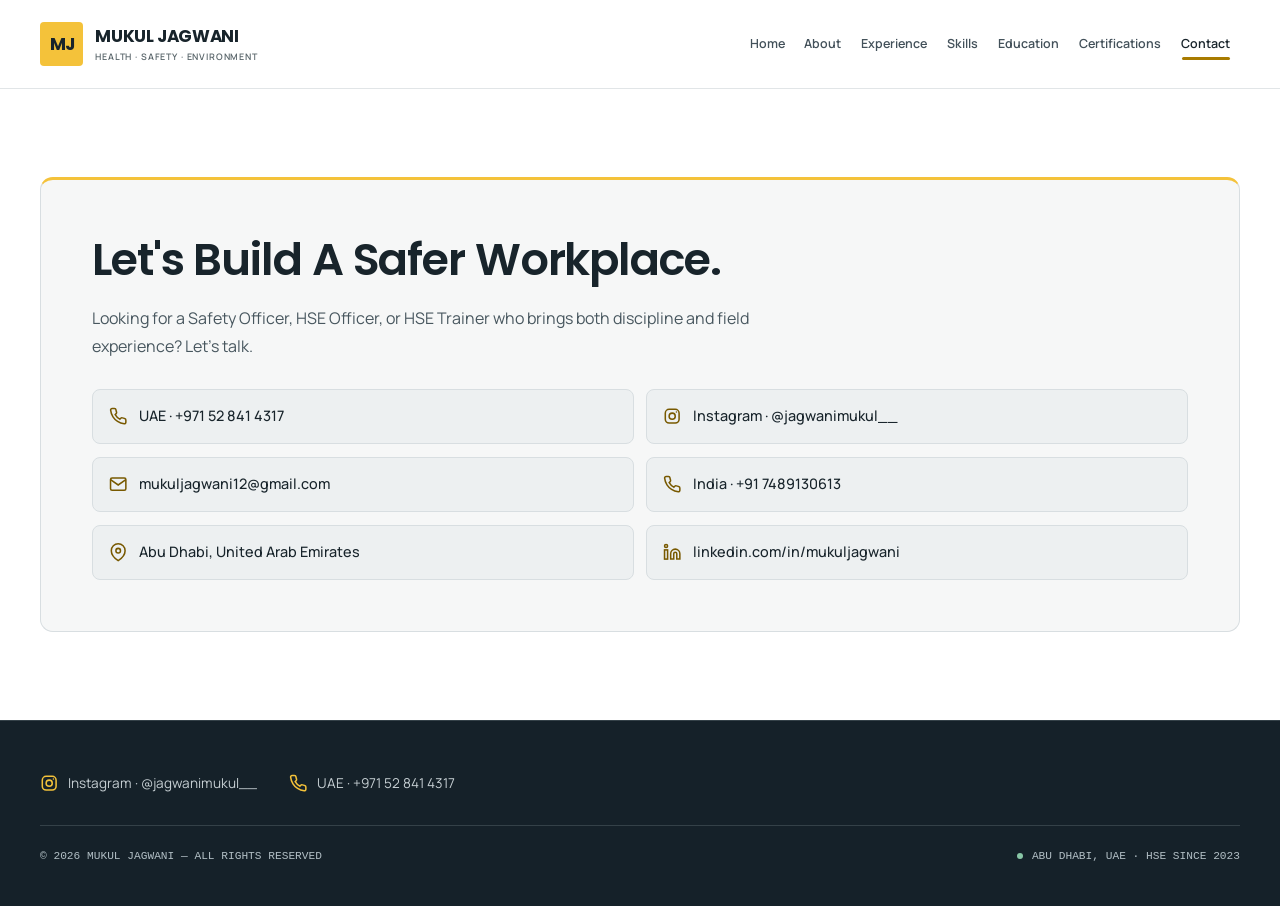
<file: contact.html>
<!DOCTYPE html>
<html lang="en">
<head>
<meta charset="UTF-8">
<meta name="viewport" content="width=device-width, initial-scale=1.0">
<title>Contact — Mukul Jagwani</title>
<meta name="description" content="Contact Mukul Jagwani for HSE and safety training opportunities by email, India or UAE phone, LinkedIn or Instagram.">

<link rel="preconnect" href="https://fonts.googleapis.com">
<link rel="preconnect" href="https://fonts.gstatic.com" crossorigin>
<link href="https://fonts.googleapis.com/css2?family=Manrope:wght@400;500;600;700&amp;family=Poppins:wght@600;700&amp;display=swap" rel="stylesheet">

<meta name="theme-color" content="#ffffff">
<meta name="color-scheme" content="light">
<meta property="og:type" content="profile">
<meta property="og:title" content="Contact — Mukul Jagwani">
<meta property="og:description" content="Contact Mukul Jagwani for HSE and safety training opportunities by email, India or UAE phone, LinkedIn or Instagram.">
<meta property="og:site_name" content="Mukul Jagwani">
<meta name="twitter:card" content="summary">
<meta name="twitter:title" content="Contact — Mukul Jagwani">
<meta name="twitter:description" content="Contact Mukul Jagwani for HSE and safety training opportunities by email, India or UAE phone, LinkedIn or Instagram.">
<link rel="icon" href="assets/images/favicon.svg" type="image/svg+xml">
<link rel="stylesheet" href="assets/css/site.css">
<link rel="stylesheet" href="assets/css/refresh.css">
<script src="assets/js/site.js" defer></script>
<link rel="canonical" href="https://mukuljagwani.github.io/MUKUL.HSE/contact.html">
<meta property="og:url" content="https://mukuljagwani.github.io/MUKUL.HSE/contact.html">
</head>
<body data-page="contact">

<a class="skip-link" href="#main-content">Skip to main content</a><!-- NAVIGATION -->
<nav id="site-nav" aria-label="Main navigation">
  <div class="nav-inner">
    <a href="index.html" class="logo">
      <span class="logo-monogram" aria-hidden="true">MJ</span><span class="logo-text">MUKUL JAGWANI<small>HEALTH · SAFETY · ENVIRONMENT</small></span></a>
    <button class="menu-toggle" id="menu-toggle" type="button" aria-controls="primary-links" aria-expanded="false" hidden><span class="menu-icon" aria-hidden="true"><span></span><span></span></span><span id="menu-label">Menu</span></button><ul class="nav-links" id="primary-links">
      <li><a href="index.html">Home</a></li>
      <li><a href="about.html">About</a></li>
      <li><a href="experience.html">Experience</a></li>
      <li><a href="skills.html">Skills</a></li>
      <li><a href="education.html">Education</a></li>
      <li><a href="certifications.html">Certifications</a></li>
      <li><a href="contact.html" aria-current="page">Contact</a></li>
    </ul>
  </div>
</nav>

<main id="main-content" tabindex="-1">
<section id="contact" aria-labelledby="contact-title">
  <div class="contact-section reveal">
    <h1 id="contact-title">Let's Build A Safer Workplace.</h1>
    <p>Looking for a Safety Officer, HSE Officer, or HSE Trainer who brings both discipline and field experience? Let's talk.</p>
    <div class="contact-list">
      <a href="tel:+971528414317" class="contact-item"><svg viewBox="0 0 24 24" fill="none" stroke="currentColor" stroke-width="2" aria-hidden="true" focusable="false"><path d="M22 16.92v3a2 2 0 0 1-2.18 2 19.79 19.79 0 0 1-8.63-3.07 19.5 19.5 0 0 1-6-6 19.79 19.79 0 0 1-3.07-8.67A2 2 0 0 1 4.11 2h3a2 2 0 0 1 2 1.72 12.84 12.84 0 0 0 .7 2.81 2 2 0 0 1-.45 2.11L8.09 9.91a16 16 0 0 0 6 6l1.27-1.27a2 2 0 0 1 2.11-.45 12.84 12.84 0 0 0 2.81.7A2 2 0 0 1 22 16.92z"></path></svg><span>UAE · +971 52 841 4317</span></a>
      <a href="https://instagram.com/jagwanimukul__/" target="_blank" rel="noopener" class="contact-item"><svg viewBox="0 0 24 24" fill="none" stroke="currentColor" stroke-width="2" aria-hidden="true" focusable="false"><rect x="3" y="3" width="18" height="18" rx="5"></rect><circle cx="12" cy="12" r="4"></circle><circle cx="17.5" cy="6.5" r="1" fill="currentColor" stroke="none"></circle></svg><span>Instagram · @jagwanimukul__</span></a>
      <a href="mailto:mukuljagwani12@gmail.com" class="contact-item">
        <svg viewbox="0 0 24 24" fill="none" stroke="currentColor" stroke-width="2" aria-hidden="true" focusable="false"><path d="M4 4h16c1.1 0 2 .9 2 2v12c0 1.1-.9 2-2 2H4c-1.1 0-2-.9-2-2V6c0-1.1.9-2 2-2z"></path><polyline points="22,6 12,13 2,6"></polyline></svg><span>
        mukuljagwani12@gmail.com
      </span></a>
      <a href="tel:+917489130613" class="contact-item">
        <svg viewbox="0 0 24 24" fill="none" stroke="currentColor" stroke-width="2" aria-hidden="true" focusable="false"><path d="M22 16.92v3a2 2 0 0 1-2.18 2 19.79 19.79 0 0 1-8.63-3.07 19.5 19.5 0 0 1-6-6 19.79 19.79 0 0 1-3.07-8.67A2 2 0 0 1 4.11 2h3a2 2 0 0 1 2 1.72 12.84 12.84 0 0 0 .7 2.81 2 2 0 0 1-.45 2.11L8.09 9.91a16 16 0 0 0 6 6l1.27-1.27a2 2 0 0 1 2.11-.45 12.84 12.84 0 0 0 2.81.7A2 2 0 0 1 22 16.92z"></path></svg><span>
        India · +91 7489130613
      </span></a>
      <a href="https://maps.google.com/?q=Abu+Dhabi,United+Arab+Emirates" target="_blank" rel="noopener" class="contact-item">
        <svg viewbox="0 0 24 24" fill="none" stroke="currentColor" stroke-width="2" aria-hidden="true" focusable="false"><path d="M21 10c0 7-9 13-9 13s-9-6-9-13a9 9 0 0 1 18 0z"></path><circle cx="12" cy="10" r="3"></circle></svg><span>
        Abu Dhabi, United Arab Emirates
      </span></a>
      <a href="https://www.linkedin.com/in/mukuljagwani" target="_blank" rel="noopener" class="contact-item">
        <svg viewbox="0 0 24 24" fill="none" stroke="currentColor" stroke-width="2" aria-hidden="true" focusable="false"><path d="M16 8a6 6 0 0 1 6 6v7h-4v-7a2 2 0 0 0-2-2 2 2 0 0 0-2 2v7h-4v-7a6 6 0 0 1 6-6z"></path><rect x="2" y="9" width="4" height="12"></rect><circle cx="4" cy="4" r="2"></circle></svg><span>
        linkedin.com/in/mukuljagwani
      </span></a>
    </div>
  </div>
</section>
</main>
<footer>
  <div class="footer-contact" aria-label="Social and phone links">
    <a href="https://instagram.com/jagwanimukul__/" target="_blank" rel="noopener"><svg viewBox="0 0 24 24" fill="none" stroke="currentColor" stroke-width="2" aria-hidden="true" focusable="false"><rect x="3" y="3" width="18" height="18" rx="5"></rect><circle cx="12" cy="12" r="4"></circle><circle cx="17.5" cy="6.5" r="1" fill="currentColor" stroke="none"></circle></svg><span>Instagram · @jagwanimukul__</span></a>
    <a href="tel:+971528414317"><svg viewBox="0 0 24 24" fill="none" stroke="currentColor" stroke-width="2" aria-hidden="true" focusable="false"><path d="M22 16.92v3a2 2 0 0 1-2.18 2 19.79 19.79 0 0 1-8.63-3.07 19.5 19.5 0 0 1-6-6 19.79 19.79 0 0 1-3.07-8.67A2 2 0 0 1 4.11 2h3a2 2 0 0 1 2 1.72 12.84 12.84 0 0 0 .7 2.81 2 2 0 0 1-.45 2.11L8.09 9.91a16 16 0 0 0 6 6l1.27-1.27a2 2 0 0 1 2.11-.45 12.84 12.84 0 0 0 2.81.7A2 2 0 0 1 22 16.92z"></path></svg><span>UAE · +971 52 841 4317</span></a>
  </div>
  <div class="footer-inner">
    <div>© 2026 MUKUL JAGWANI — ALL RIGHTS RESERVED</div>
    <div class="status"><span class="status-dot" aria-hidden="true"></span>ABU DHABI, UAE · HSE SINCE 2023</div>
  </div>
</footer>

<!-- LIGHTBOX -->
<dialog class="document-viewer" id="document-viewer" aria-labelledby="viewer-title" aria-describedby="viewer-help">
  <div class="viewer-heading">
    <h2 id="viewer-title">Certificate</h2>
    <button class="viewer-close" id="viewer-close" type="button" aria-label="Close certificate viewer" autofocus>Close <span aria-hidden="true">×</span></button>
  </div>
  <p class="viewer-help" id="viewer-help">Use Zoom in to read the document. Scroll within the image to explore it.</p>
  <div class="viewer-actions">
    <button class="doc-view" id="viewer-zoom" type="button" aria-pressed="false" aria-controls="viewer-stage">Zoom in</button>
    <a class="doc-view" id="viewer-original" target="_blank" rel="noopener">Open original ↗</a>
    <a class="doc-download" id="viewer-download" download>Download ↓</a>
  </div>
  <div class="viewer-stage" id="viewer-stage" tabindex="0" role="region" aria-label="Certificate image. Scroll to inspect when zoomed.">
    <img id="viewer-image" alt="Certificate">
  </div>
  <p id="viewer-status" role="status" hidden>The image could not be displayed. Use Open original or Download above.</p>
</dialog>
</body>
</html>
</file>
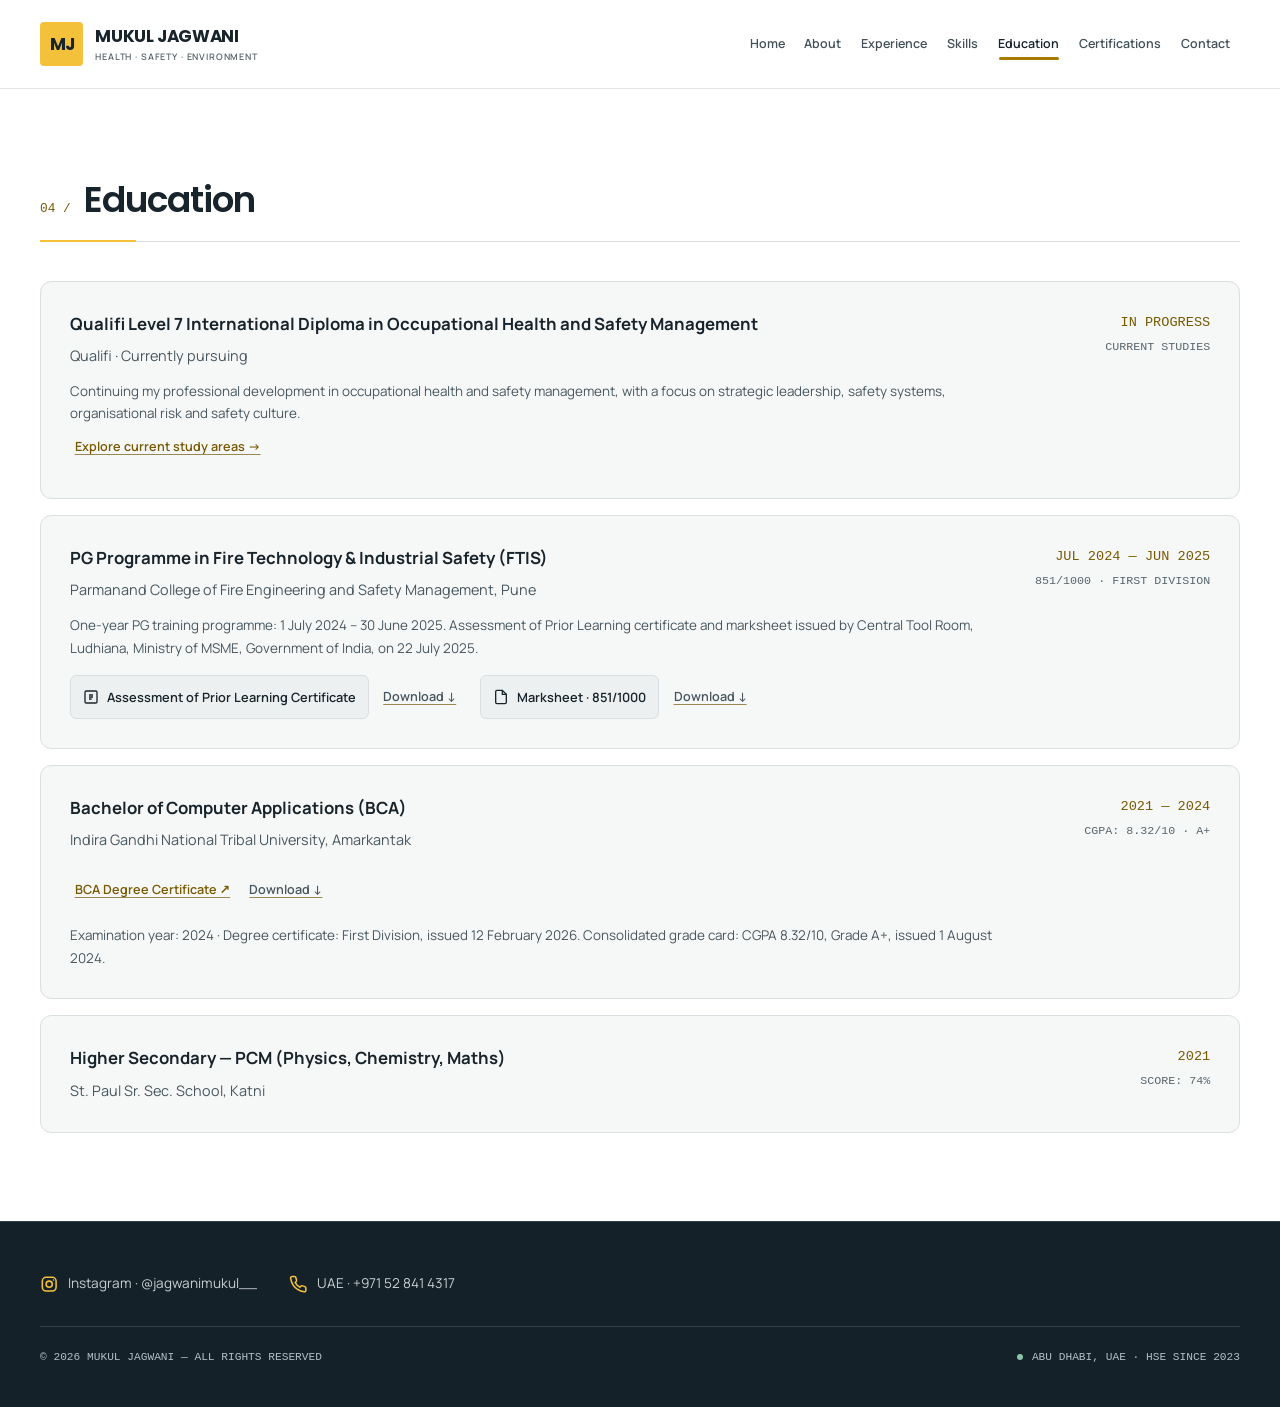
<file: education.html>
<!DOCTYPE html>
<html lang="en">
<head>
<meta charset="UTF-8">
<meta name="viewport" content="width=device-width, initial-scale=1.0">
<title>Education — Mukul Jagwani</title>
<meta name="description" content="Mukul Jagwani’s education in Fire Technology and Industrial Safety and Computer Applications, with supporting documents.">

<link rel="preconnect" href="https://fonts.googleapis.com">
<link rel="preconnect" href="https://fonts.gstatic.com" crossorigin>
<link href="https://fonts.googleapis.com/css2?family=Manrope:wght@400;500;600;700&amp;family=Poppins:wght@600;700&amp;display=swap" rel="stylesheet">

<meta name="theme-color" content="#ffffff">
<meta name="color-scheme" content="light">
<meta property="og:type" content="profile">
<meta property="og:title" content="Education — Mukul Jagwani">
<meta property="og:description" content="Mukul Jagwani’s education in Fire Technology and Industrial Safety and Computer Applications, with supporting documents.">
<meta property="og:site_name" content="Mukul Jagwani">
<meta name="twitter:card" content="summary">
<meta name="twitter:title" content="Education — Mukul Jagwani">
<meta name="twitter:description" content="Mukul Jagwani’s education in Fire Technology and Industrial Safety and Computer Applications, with supporting documents.">
<link rel="icon" href="assets/images/favicon.svg" type="image/svg+xml">
<link rel="stylesheet" href="assets/css/site.css">
<link rel="stylesheet" href="assets/css/refresh.css">
<script src="assets/js/site.js" defer></script>
<link rel="canonical" href="https://mukuljagwani.github.io/MUKUL.HSE/education.html">
<meta property="og:url" content="https://mukuljagwani.github.io/MUKUL.HSE/education.html">
</head>
<body data-page="education">

<a class="skip-link" href="#main-content">Skip to main content</a><!-- NAVIGATION -->
<nav id="site-nav" aria-label="Main navigation">
  <div class="nav-inner">
    <a href="index.html" class="logo">
      <span class="logo-monogram" aria-hidden="true">MJ</span><span class="logo-text">MUKUL JAGWANI<small>HEALTH · SAFETY · ENVIRONMENT</small></span></a>
    <button class="menu-toggle" id="menu-toggle" type="button" aria-controls="primary-links" aria-expanded="false" hidden><span class="menu-icon" aria-hidden="true"><span></span><span></span></span><span id="menu-label">Menu</span></button><ul class="nav-links" id="primary-links">
      <li><a href="index.html">Home</a></li>
      <li><a href="about.html">About</a></li>
      <li><a href="experience.html">Experience</a></li>
      <li><a href="skills.html">Skills</a></li>
      <li><a href="education.html" aria-current="page">Education</a></li>
      <li><a href="certifications.html">Certifications</a></li>
      <li><a href="contact.html">Contact</a></li>
    </ul>
  </div>
</nav>

<main id="main-content" tabindex="-1">
<section id="education" aria-labelledby="education-title">
  <div class="section-head reveal">
    <span class="section-num">04 /</span>
    <h1 class="section-title" id="education-title">Education</h1>
  </div>

  <div class="edu-grid">
    <div class="edu-card reveal" id="qualifi-study">
      <div>
        <h2 class="edu-degree">Qualifi Level 7 International Diploma in Occupational Health and Safety Management</h2>
        <div class="edu-school">Qualifi · Currently pursuing</div>
        <p class="document-note">Continuing my professional development in occupational health and safety management, with a focus on strategic leadership, safety systems, organisational risk and safety culture.</p>
        <a class="doc-view" href="skills.html#study-focus-title">Explore current study areas →</a>
      </div>
      <div class="edu-meta">
        <div class="edu-year">IN PROGRESS</div>
        <div class="edu-grade">CURRENT STUDIES</div>
      </div>
    </div>

    <div class="edu-card reveal">
      <div>
        <h2 class="edu-degree">PG Programme in Fire Technology &amp; Industrial Safety (FTIS)</h2>
        <div class="edu-school">Parmanand College of Fire Engineering and Safety Management, Pune</div>
        <p class="document-note">One-year PG training programme: 1 July 2024 – 30 June 2025. Assessment of Prior Learning certificate and marksheet issued by Central Tool Room, Ludhiana, Ministry of MSME, Government of India, on 22 July 2025.</p>
        <div class="edu-docs">
          <div class="edu-doc-group">
<a class="edu-doc-btn" href="assets/documents/ftis-certificate.jpg" data-image-viewer="" target="_blank" rel="noopener" data-title="Assessment of Prior Learning Certificate">
            <svg viewbox="0 0 24 24" fill="none" stroke="currentColor" stroke-width="2" aria-hidden="true" focusable="false"><rect x="3" y="3" width="18" height="18" rx="2"></rect><path d="M9 9h6M9 12h6M9 15h4"></path></svg>
            Assessment of Prior Learning Certificate
          </a>
          <a class="doc-download" href="assets/documents/ftis-certificate.jpg" download="" aria-label="Download: Assessment of Prior Learning Certificate">Download ↓</a>
</div>
<div class="edu-doc-group">
<a class="edu-doc-btn" href="assets/documents/ftis-marksheet.jpg" data-image-viewer="" target="_blank" rel="noopener" data-title="Marksheet · 851/1000">
            <svg viewbox="0 0 24 24" fill="none" stroke="currentColor" stroke-width="2" aria-hidden="true" focusable="false"><path d="M14 2H6a2 2 0 0 0-2 2v16a2 2 0 0 0 2 2h12a2 2 0 0 0 2-2V8z"></path><polyline points="14 2 14 8 20 8"></polyline></svg>
            Marksheet · 851/1000
          </a>
        <a class="doc-download" href="assets/documents/ftis-marksheet.jpg" download="" aria-label="Download: Marksheet · 851/1000">Download ↓</a>
</div>

</div>
      </div>
      <div class="edu-meta">
        <div class="edu-year">JUL 2024 — JUN 2025</div>
        <div class="edu-grade">851/1000 · FIRST DIVISION</div>
      </div>
    </div>

    <div class="edu-card reveal">
      <div>
        <h2 class="edu-degree">Bachelor of Computer Applications (BCA)</h2>
        <div class="edu-school">Indira Gandhi National Tribal University, Amarkantak</div>
        <div class="edu-docs">
          
<div class="edu-doc-group">
<a class="doc-view" href="assets/documents/bca-degree-certificate.pdf" target="_blank" rel="noopener" aria-label="BCA Degree Certificate: Bachelor of Computer Applications Degree Certificate">BCA Degree Certificate ↗</a><a class="doc-download" href="assets/documents/bca-degree-certificate.pdf" download="" aria-label="Download: Bachelor of Computer Applications Degree Certificate">Download ↓</a>
</div>
</div>
      <p class="document-note">Examination year: 2024 · Degree certificate: First Division, issued 12 February 2026. Consolidated grade card: CGPA 8.32/10, Grade A+, issued 1 August 2024.</p>
</div>
      <div class="edu-meta">
        <div class="edu-year">2021 — 2024</div>
        <div class="edu-grade">CGPA: 8.32/10 · A+</div>
      </div>
    </div>

    <div class="edu-card reveal">
      <div>
        <h2 class="edu-degree">Higher Secondary — PCM (Physics, Chemistry, Maths)</h2>
        <div class="edu-school">St. Paul Sr. Sec. School, Katni</div>
      </div>
      <div class="edu-meta">
        <div class="edu-year">2021</div>
        <div class="edu-grade">SCORE: 74%</div>
      </div>
    </div>
  </div>
</section>
</main>
<footer>
  <div class="footer-contact" aria-label="Social and phone links">
    <a href="https://instagram.com/jagwanimukul__/" target="_blank" rel="noopener"><svg viewBox="0 0 24 24" fill="none" stroke="currentColor" stroke-width="2" aria-hidden="true" focusable="false"><rect x="3" y="3" width="18" height="18" rx="5"></rect><circle cx="12" cy="12" r="4"></circle><circle cx="17.5" cy="6.5" r="1" fill="currentColor" stroke="none"></circle></svg><span>Instagram · @jagwanimukul__</span></a>
    <a href="tel:+971528414317"><svg viewBox="0 0 24 24" fill="none" stroke="currentColor" stroke-width="2" aria-hidden="true" focusable="false"><path d="M22 16.92v3a2 2 0 0 1-2.18 2 19.79 19.79 0 0 1-8.63-3.07 19.5 19.5 0 0 1-6-6 19.79 19.79 0 0 1-3.07-8.67A2 2 0 0 1 4.11 2h3a2 2 0 0 1 2 1.72 12.84 12.84 0 0 0 .7 2.81 2 2 0 0 1-.45 2.11L8.09 9.91a16 16 0 0 0 6 6l1.27-1.27a2 2 0 0 1 2.11-.45 12.84 12.84 0 0 0 2.81.7A2 2 0 0 1 22 16.92z"></path></svg><span>UAE · +971 52 841 4317</span></a>
  </div>
  <div class="footer-inner">
    <div>© 2026 MUKUL JAGWANI — ALL RIGHTS RESERVED</div>
    <div class="status"><span class="status-dot" aria-hidden="true"></span>ABU DHABI, UAE · HSE SINCE 2023</div>
  </div>
</footer>

<!-- LIGHTBOX -->
<dialog class="document-viewer" id="document-viewer" aria-labelledby="viewer-title" aria-describedby="viewer-help">
  <div class="viewer-heading">
    <h2 id="viewer-title">Certificate</h2>
    <button class="viewer-close" id="viewer-close" type="button" aria-label="Close certificate viewer" autofocus>Close <span aria-hidden="true">×</span></button>
  </div>
  <p class="viewer-help" id="viewer-help">Use Zoom in to read the document. Scroll within the image to explore it.</p>
  <div class="viewer-actions">
    <button class="doc-view" id="viewer-zoom" type="button" aria-pressed="false" aria-controls="viewer-stage">Zoom in</button>
    <a class="doc-view" id="viewer-original" target="_blank" rel="noopener">Open original ↗</a>
    <a class="doc-download" id="viewer-download" download>Download ↓</a>
  </div>
  <div class="viewer-stage" id="viewer-stage" tabindex="0" role="region" aria-label="Certificate image. Scroll to inspect when zoomed.">
    <img id="viewer-image" alt="Certificate">
  </div>
  <p id="viewer-status" role="status" hidden>The image could not be displayed. Use Open original or Download above.</p>
</dialog>
</body>
</html>
</file>
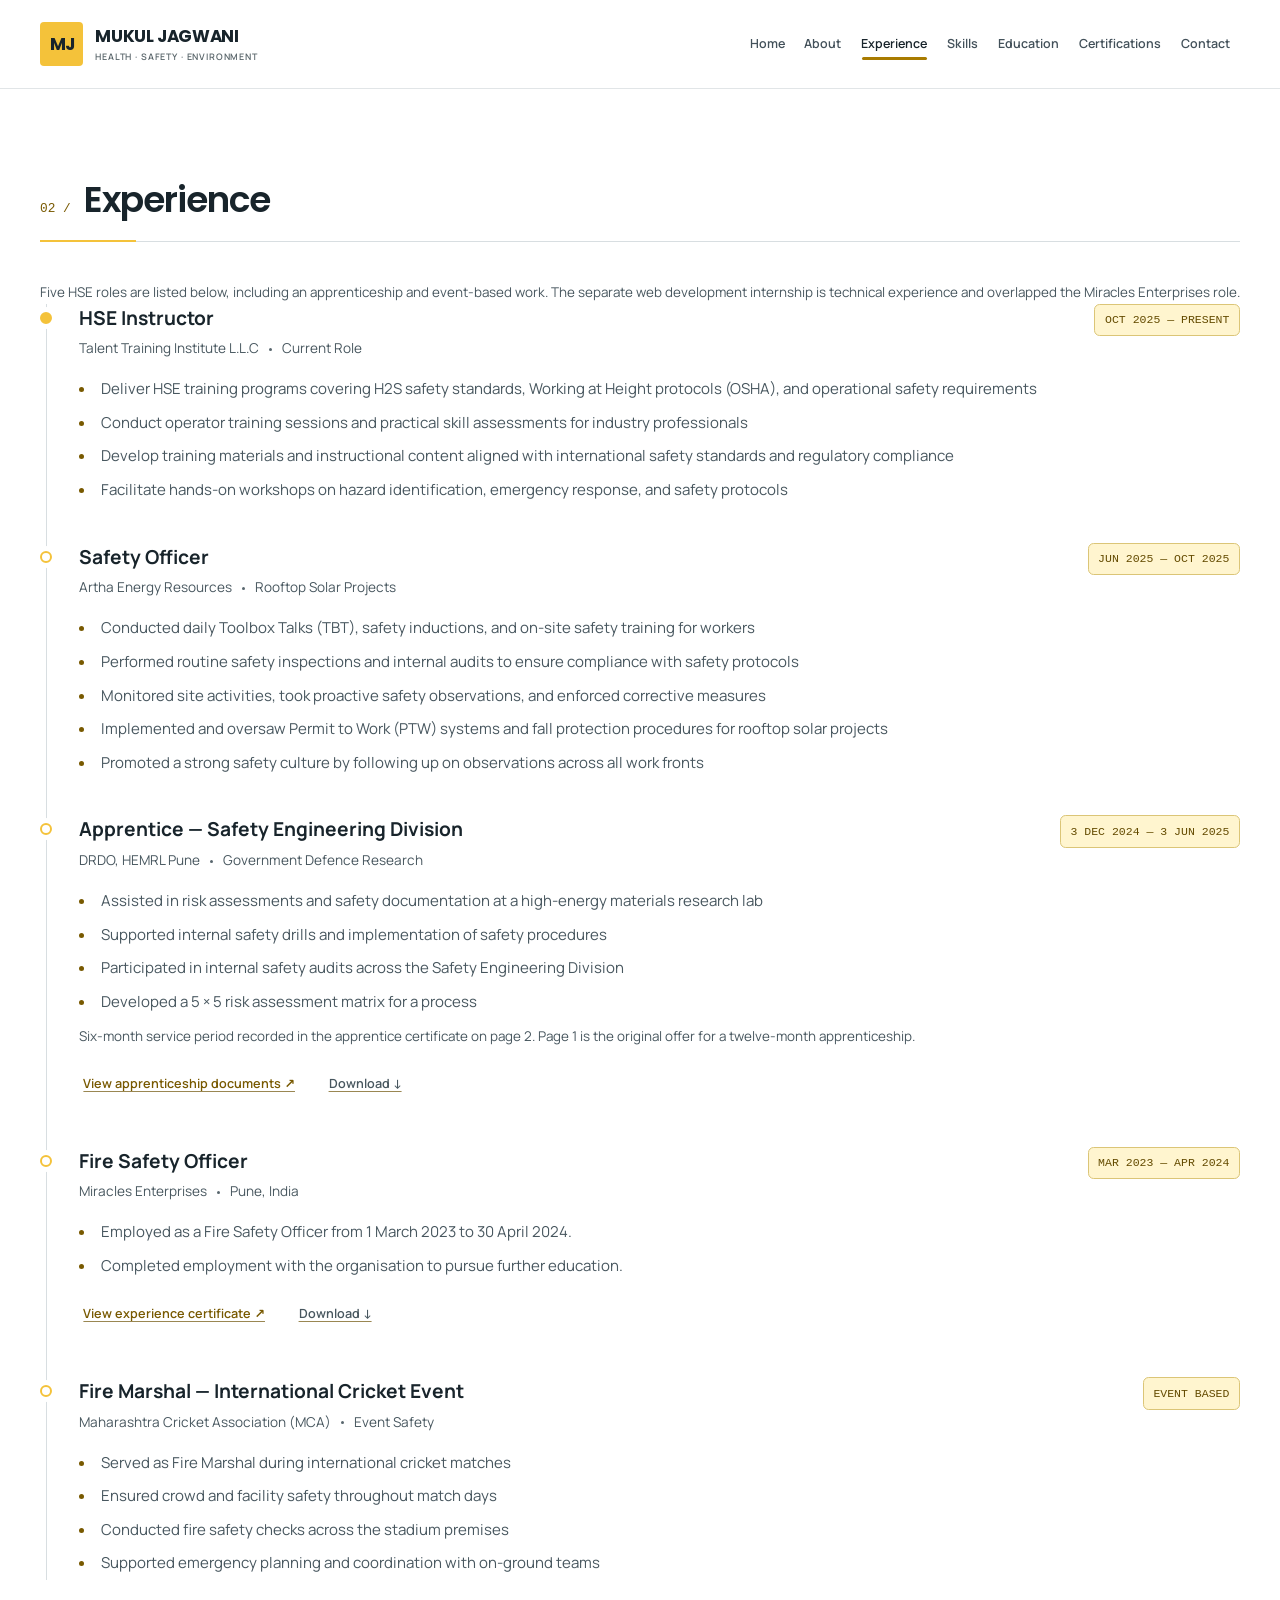
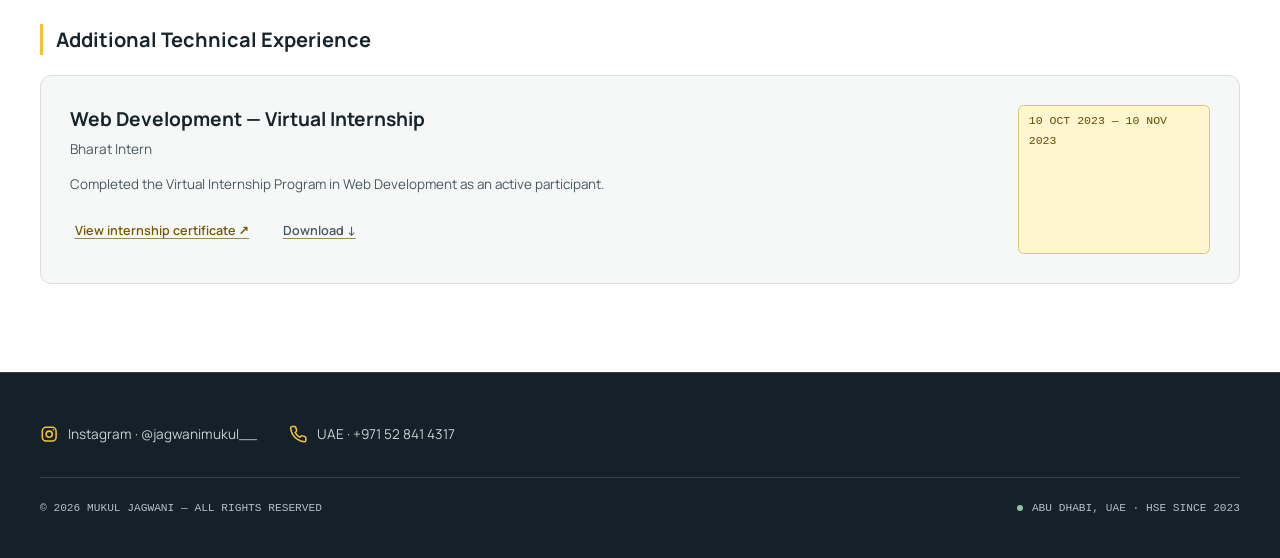
<file: experience.html>
<!DOCTYPE html>
<html lang="en">
<head>
<meta charset="UTF-8">
<meta name="viewport" content="width=device-width, initial-scale=1.0">
<title>Experience — Mukul Jagwani</title>
<meta name="description" content="Explore Mukul Jagwani’s HSE training, safety engineering, solar project and fire safety experience.">

<link rel="preconnect" href="https://fonts.googleapis.com">
<link rel="preconnect" href="https://fonts.gstatic.com" crossorigin>
<link href="https://fonts.googleapis.com/css2?family=Manrope:wght@400;500;600;700&amp;family=Poppins:wght@600;700&amp;display=swap" rel="stylesheet">

<meta name="theme-color" content="#ffffff">
<meta name="color-scheme" content="light">
<meta property="og:type" content="profile">
<meta property="og:title" content="Experience — Mukul Jagwani">
<meta property="og:description" content="Explore Mukul Jagwani’s HSE training, safety engineering, solar project and fire safety experience.">
<meta property="og:site_name" content="Mukul Jagwani">
<meta name="twitter:card" content="summary">
<meta name="twitter:title" content="Experience — Mukul Jagwani">
<meta name="twitter:description" content="Explore Mukul Jagwani’s HSE training, safety engineering, solar project and fire safety experience.">
<link rel="icon" href="assets/images/favicon.svg" type="image/svg+xml">
<link rel="stylesheet" href="assets/css/site.css">
<link rel="stylesheet" href="assets/css/refresh.css">
<script src="assets/js/site.js" defer></script>
<link rel="canonical" href="https://mukuljagwani.github.io/MUKUL.HSE/experience.html">
<meta property="og:url" content="https://mukuljagwani.github.io/MUKUL.HSE/experience.html">
</head>
<body data-page="experience">

<a class="skip-link" href="#main-content">Skip to main content</a><!-- NAVIGATION -->
<nav id="site-nav" aria-label="Main navigation">
  <div class="nav-inner">
    <a href="index.html" class="logo">
      <span class="logo-monogram" aria-hidden="true">MJ</span><span class="logo-text">MUKUL JAGWANI<small>HEALTH · SAFETY · ENVIRONMENT</small></span></a>
    <button class="menu-toggle" id="menu-toggle" type="button" aria-controls="primary-links" aria-expanded="false" hidden><span class="menu-icon" aria-hidden="true"><span></span><span></span></span><span id="menu-label">Menu</span></button><ul class="nav-links" id="primary-links">
      <li><a href="index.html">Home</a></li>
      <li><a href="about.html">About</a></li>
      <li><a href="experience.html" aria-current="page">Experience</a></li>
      <li><a href="skills.html">Skills</a></li>
      <li><a href="education.html">Education</a></li>
      <li><a href="certifications.html">Certifications</a></li>
      <li><a href="contact.html">Contact</a></li>
    </ul>
  </div>
</nav>

<main id="main-content" tabindex="-1">
<section id="experience" aria-labelledby="experience-title">
  <div class="section-head reveal">
    <span class="section-num">02 /</span>
    <h1 class="section-title" id="experience-title">Experience</h1>
  </div>

  <p class="document-note">Five HSE roles are listed below, including an apprenticeship and event-based work. The separate web development internship is technical experience and overlapped the Miracles Enterprises role.</p>
  <div class="timeline">
    <div class="exp-item current reveal">
      <div class="exp-header">
        <div>
          <h2 class="exp-role">HSE Instructor</h2>
          <div class="exp-company">Talent Training Institute L.L.C <span class="dot"></span> Current Role</div>
        </div>
        <div class="exp-date">OCT 2025 — PRESENT</div>
      </div>
      <ul class="exp-list">
        <li>Deliver HSE training programs covering H2S safety standards, Working at Height protocols (OSHA), and operational safety requirements</li>
        <li>Conduct operator training sessions and practical skill assessments for industry professionals</li>
        <li>Develop training materials and instructional content aligned with international safety standards and regulatory compliance</li>
        <li>Facilitate hands-on workshops on hazard identification, emergency response, and safety protocols</li>
      </ul>
    </div>

    <div class="exp-item reveal">
      <div class="exp-header">
        <div>
          <h2 class="exp-role">Safety Officer</h2>
          <div class="exp-company">Artha Energy Resources <span class="dot"></span> Rooftop Solar Projects</div>
        </div>
        <div class="exp-date">JUN 2025 — OCT 2025</div>
      </div>
      <ul class="exp-list">
        <li>Conducted daily Toolbox Talks (TBT), safety inductions, and on-site safety training for workers</li>
        <li>Performed routine safety inspections and internal audits to ensure compliance with safety protocols</li>
        <li>Monitored site activities, took proactive safety observations, and enforced corrective measures</li>
        <li>Implemented and oversaw Permit to Work (PTW) systems and fall protection procedures for rooftop solar projects</li>
        <li>Promoted a strong safety culture by following up on observations across all work fronts</li>
      </ul>
    </div>

    <div class="exp-item reveal">
      <div class="exp-header">
        <div>
          <h2 class="exp-role">Apprentice — Safety Engineering Division</h2>
          <div class="exp-company">DRDO, HEMRL Pune <span class="dot"></span> Government Defence Research</div>
        </div>
        <div class="exp-date">3 DEC 2024 — 3 JUN 2025</div>
      </div>
      <ul class="exp-list">
        <li>Assisted in risk assessments and safety documentation at a high-energy materials research lab</li>
        <li>Supported internal safety drills and implementation of safety procedures</li>
        <li>Participated in internal safety audits across the Safety Engineering Division</li>
        <li>Developed a 5 × 5 risk assessment matrix for a process</li>
      </ul>
    <p class="document-note">Six-month service period recorded in the apprentice certificate on page 2. Page 1 is the original offer for a twelve-month apprenticeship.</p>
    <div class="experience-docs">
<a class="doc-view" href="assets/documents/drdo-apprenticeship.pdf" target="_blank" rel="noopener" aria-label="View apprenticeship documents: DRDO HEMRL Apprenticeship">View apprenticeship documents ↗</a><a class="doc-download" href="assets/documents/drdo-apprenticeship.pdf" download="" aria-label="Download: DRDO HEMRL Apprenticeship">Download ↓</a>
</div>
</div>

    <article class="exp-item reveal" aria-labelledby="miracles-role"><div class="exp-header">
<div>
<h2 class="exp-role" id="miracles-role">Fire Safety Officer</h2>
<div class="exp-company">Miracles Enterprises <span class="dot" aria-hidden="true"></span> Pune, India</div>
</div>
<div class="exp-date">MAR 2023 — APR 2024</div>
</div>
<ul class="exp-list">
<li>Employed as a Fire Safety Officer from 1 March 2023 to 30 April 2024.</li>
<li>Completed employment with the organisation to pursue further education.</li>
</ul>
<div class="experience-docs">
<a class="doc-view" href="assets/documents/miracles-fire-safety-experience.pdf" target="_blank" rel="noopener" aria-label="View experience certificate: Miracles Enterprises Fire Safety Officer Experience">View experience certificate ↗</a><a class="doc-download" href="assets/documents/miracles-fire-safety-experience.pdf" download="" aria-label="Download: Miracles Enterprises Fire Safety Officer Experience">Download ↓</a>
</div></article><div class="exp-item reveal">
      <div class="exp-header">
        <div>
          <h2 class="exp-role">Fire Marshal — International Cricket Event</h2>
          <div class="exp-company">Maharashtra Cricket Association (MCA) <span class="dot"></span> Event Safety</div>
        </div>
        <div class="exp-date">EVENT BASED</div>
      </div>
      <ul class="exp-list">
        <li>Served as Fire Marshal during international cricket matches</li>
        <li>Ensured crowd and facility safety throughout match days</li>
        <li>Conducted fire safety checks across the stadium premises</li>
        <li>Supported emergency planning and coordination with on-ground teams</li>
      </ul>
    </div>
  </div>
<div class="additional-experience" aria-labelledby="technical-experience-title">
<h2 class="credential-group-heading" id="technical-experience-title">Additional Technical Experience</h2>
<article class="edu-card reveal" aria-labelledby="bharat-role"><div>
<h3 class="exp-role" id="bharat-role">Web Development — Virtual Internship</h3>
<p class="exp-company">Bharat Intern</p>
<p class="document-note">Completed the Virtual Internship Program in Web Development as an active participant.</p>
<div class="experience-docs">
<a class="doc-view" href="assets/documents/bharat-intern-web-development.jpg" target="_blank" rel="noopener" aria-label="View internship certificate: Bharat Intern Web Development Internship" data-image-viewer="" data-title="Bharat Intern Web Development Internship">View internship certificate ↗</a><a class="doc-download" href="assets/documents/bharat-intern-web-development.jpg" download="" aria-label="Download: Bharat Intern Web Development Internship">Download ↓</a>
</div>
</div>
<div class="exp-date">10 OCT 2023 — 10 NOV 2023</div></article>
</div></section>
</main>
<footer>
  <div class="footer-contact" aria-label="Social and phone links">
    <a href="https://instagram.com/jagwanimukul__/" target="_blank" rel="noopener"><svg viewBox="0 0 24 24" fill="none" stroke="currentColor" stroke-width="2" aria-hidden="true" focusable="false"><rect x="3" y="3" width="18" height="18" rx="5"></rect><circle cx="12" cy="12" r="4"></circle><circle cx="17.5" cy="6.5" r="1" fill="currentColor" stroke="none"></circle></svg><span>Instagram · @jagwanimukul__</span></a>
    <a href="tel:+971528414317"><svg viewBox="0 0 24 24" fill="none" stroke="currentColor" stroke-width="2" aria-hidden="true" focusable="false"><path d="M22 16.92v3a2 2 0 0 1-2.18 2 19.79 19.79 0 0 1-8.63-3.07 19.5 19.5 0 0 1-6-6 19.79 19.79 0 0 1-3.07-8.67A2 2 0 0 1 4.11 2h3a2 2 0 0 1 2 1.72 12.84 12.84 0 0 0 .7 2.81 2 2 0 0 1-.45 2.11L8.09 9.91a16 16 0 0 0 6 6l1.27-1.27a2 2 0 0 1 2.11-.45 12.84 12.84 0 0 0 2.81.7A2 2 0 0 1 22 16.92z"></path></svg><span>UAE · +971 52 841 4317</span></a>
  </div>
  <div class="footer-inner">
    <div>© 2026 MUKUL JAGWANI — ALL RIGHTS RESERVED</div>
    <div class="status"><span class="status-dot" aria-hidden="true"></span>ABU DHABI, UAE · HSE SINCE 2023</div>
  </div>
</footer>

<!-- LIGHTBOX -->
<dialog class="document-viewer" id="document-viewer" aria-labelledby="viewer-title" aria-describedby="viewer-help">
  <div class="viewer-heading">
    <h2 id="viewer-title">Certificate</h2>
    <button class="viewer-close" id="viewer-close" type="button" aria-label="Close certificate viewer" autofocus>Close <span aria-hidden="true">×</span></button>
  </div>
  <p class="viewer-help" id="viewer-help">Use Zoom in to read the document. Scroll within the image to explore it.</p>
  <div class="viewer-actions">
    <button class="doc-view" id="viewer-zoom" type="button" aria-pressed="false" aria-controls="viewer-stage">Zoom in</button>
    <a class="doc-view" id="viewer-original" target="_blank" rel="noopener">Open original ↗</a>
    <a class="doc-download" id="viewer-download" download>Download ↓</a>
  </div>
  <div class="viewer-stage" id="viewer-stage" tabindex="0" role="region" aria-label="Certificate image. Scroll to inspect when zoomed.">
    <img id="viewer-image" alt="Certificate">
  </div>
  <p id="viewer-status" role="status" hidden>The image could not be displayed. Use Open original or Download above.</p>
</dialog>
</body>
</html>
</file>
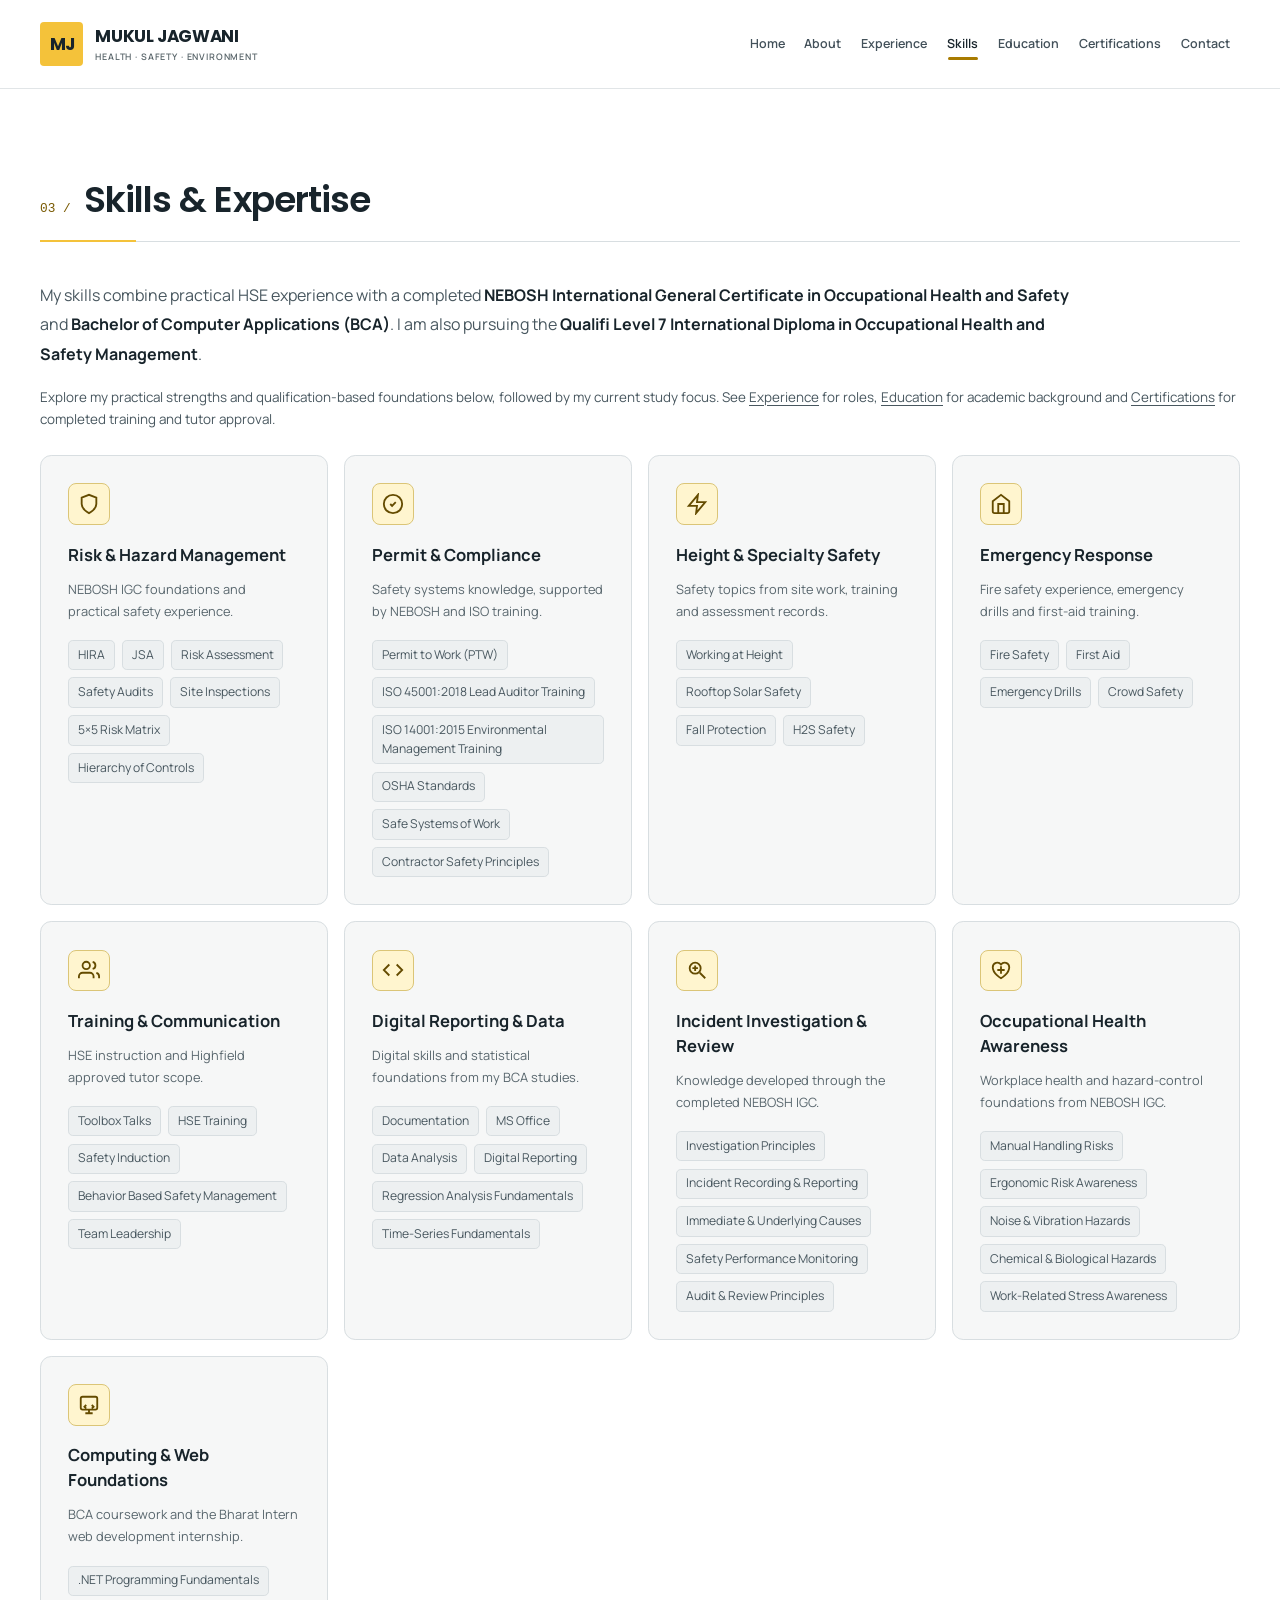
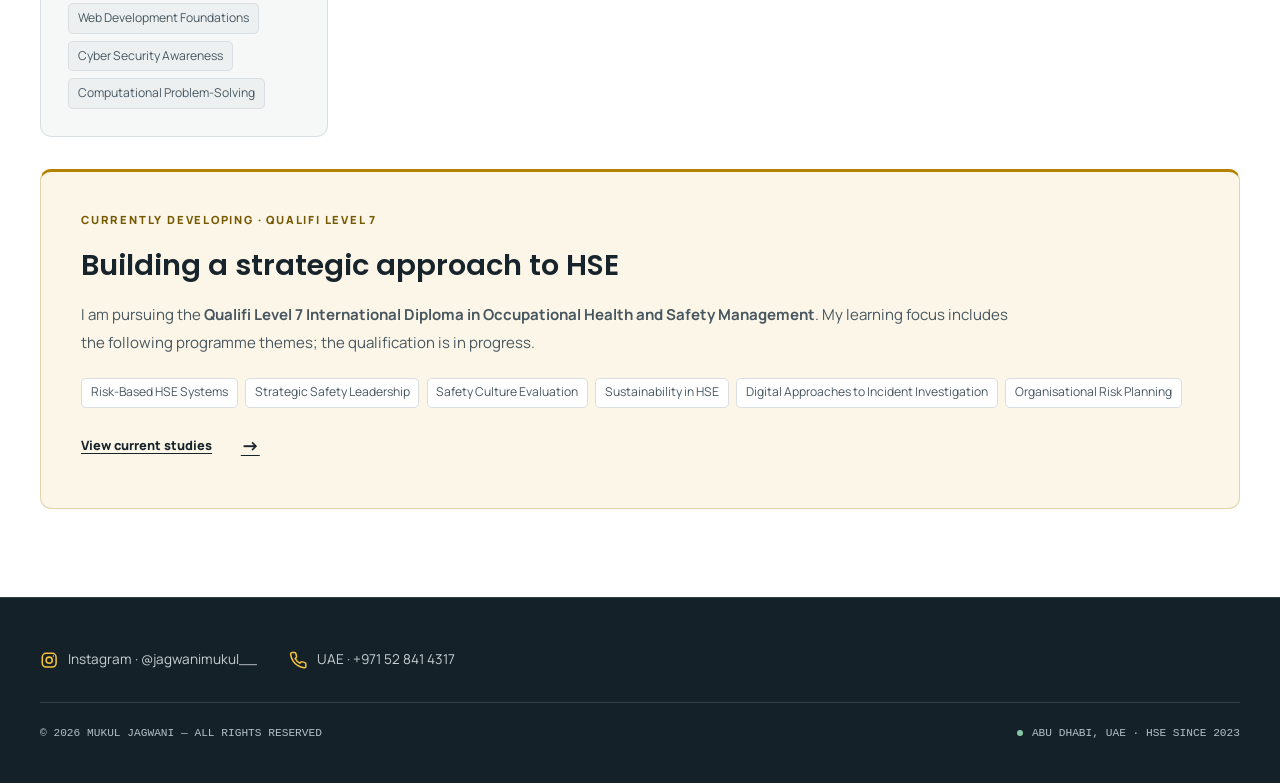
<file: skills.html>
<!DOCTYPE html>
<html lang="en">
<head>
<meta charset="UTF-8">
<meta name="viewport" content="width=device-width, initial-scale=1.0">
<title>Skills &amp; Expertise — Mukul Jagwani</title>
<meta name="description" content="Mukul Jagwani’s HSE and digital skills, supported by NEBOSH IGC and BCA, with further learning through a Qualifi Level 7 diploma in progress.">

<link rel="preconnect" href="https://fonts.googleapis.com">
<link rel="preconnect" href="https://fonts.gstatic.com" crossorigin>
<link href="https://fonts.googleapis.com/css2?family=Manrope:wght@400;500;600;700&amp;family=Poppins:wght@600;700&amp;display=swap" rel="stylesheet">

<meta name="theme-color" content="#ffffff">
<meta name="color-scheme" content="light">
<meta property="og:type" content="profile">
<meta property="og:title" content="Skills &amp; Expertise — Mukul Jagwani">
<meta property="og:description" content="Mukul Jagwani’s HSE and digital skills, supported by NEBOSH IGC and BCA, with further learning through a Qualifi Level 7 diploma in progress.">
<meta property="og:site_name" content="Mukul Jagwani">
<meta name="twitter:card" content="summary">
<meta name="twitter:title" content="Skills &amp; Expertise — Mukul Jagwani">
<meta name="twitter:description" content="Mukul Jagwani’s HSE and digital skills, supported by NEBOSH IGC and BCA, with further learning through a Qualifi Level 7 diploma in progress.">
<link rel="icon" href="assets/images/favicon.svg" type="image/svg+xml">
<link rel="stylesheet" href="assets/css/site.css">
<link rel="stylesheet" href="assets/css/refresh.css">
<script src="assets/js/site.js" defer></script>
<link rel="canonical" href="https://mukuljagwani.github.io/MUKUL.HSE/skills.html">
<meta property="og:url" content="https://mukuljagwani.github.io/MUKUL.HSE/skills.html">
</head>
<body data-page="skills">

<a class="skip-link" href="#main-content">Skip to main content</a><!-- NAVIGATION -->
<nav id="site-nav" aria-label="Main navigation">
  <div class="nav-inner">
    <a href="index.html" class="logo">
      <span class="logo-monogram" aria-hidden="true">MJ</span><span class="logo-text">MUKUL JAGWANI<small>HEALTH · SAFETY · ENVIRONMENT</small></span></a>
    <button class="menu-toggle" id="menu-toggle" type="button" aria-controls="primary-links" aria-expanded="false" hidden><span class="menu-icon" aria-hidden="true"><span></span><span></span></span><span id="menu-label">Menu</span></button><ul class="nav-links" id="primary-links">
      <li><a href="index.html">Home</a></li>
      <li><a href="about.html">About</a></li>
      <li><a href="experience.html">Experience</a></li>
      <li><a href="skills.html" aria-current="page">Skills</a></li>
      <li><a href="education.html">Education</a></li>
      <li><a href="certifications.html">Certifications</a></li>
      <li><a href="contact.html">Contact</a></li>
    </ul>
  </div>
</nav>

<main id="main-content" tabindex="-1">
<section id="skills" aria-labelledby="skills-title">
  <div class="section-head reveal">
    <span class="section-num">03 /</span>
    <h1 class="section-title" id="skills-title">Skills &amp; Expertise</h1>
  </div>

  <p class="skills-intro">My skills combine practical HSE experience with a completed <strong>NEBOSH International General Certificate in Occupational Health and Safety</strong> and <strong>Bachelor of Computer Applications (BCA)</strong>. I am also pursuing the <strong>Qualifi Level 7 International Diploma in Occupational Health and Safety Management</strong>.</p>
  <p class="document-note">Explore my practical strengths and qualification-based foundations below, followed by my current study focus. See <a href="experience.html">Experience</a> for roles, <a href="education.html">Education</a> for academic background and <a href="certifications.html">Certifications</a> for completed training and tutor approval.</p>
  <div class="skills-grid">
    <div class="skill-card reveal">
      <div class="icon">
        <svg viewbox="0 0 24 24" fill="none" stroke="currentColor" stroke-width="2" width="22" height="22" aria-hidden="true" focusable="false"><path d="M12 22s8-4 8-10V5l-8-3-8 3v7c0 6 8 10 8 10z"></path></svg>
      </div>
      <h2>Risk &amp; Hazard Management</h2>
      <p class="skill-basis">NEBOSH IGC foundations and practical safety experience.</p>
      <div class="skill-tags">
        <span class="skill-tag">HIRA</span>
        <span class="skill-tag">JSA</span>
        <span class="skill-tag">Risk Assessment</span>
        <span class="skill-tag">Safety Audits</span>
        <span class="skill-tag">Site Inspections</span>
        <span class="skill-tag">5×5 Risk Matrix</span>
        <span class="skill-tag">Hierarchy of Controls</span>
      </div>
    </div>

    <div class="skill-card reveal">
      <div class="icon">
        <svg viewbox="0 0 24 24" fill="none" stroke="currentColor" stroke-width="2" width="22" height="22" aria-hidden="true" focusable="false"><path d="M9 12l2 2 4-4"></path><circle cx="12" cy="12" r="10"></circle></svg>
      </div>
      <h2>Permit &amp; Compliance</h2>
      <p class="skill-basis">Safety systems knowledge, supported by NEBOSH and ISO training.</p>
      <div class="skill-tags">
        <span class="skill-tag">Permit to Work (PTW)</span>
        <span class="skill-tag">ISO 45001:2018 Lead Auditor Training</span>
        <span class="skill-tag">ISO 14001:2015 Environmental Management Training</span>
        <span class="skill-tag">OSHA Standards</span>
        <span class="skill-tag">Safe Systems of Work</span>
        <span class="skill-tag">Contractor Safety Principles</span>
      </div>
    </div>

    <div class="skill-card reveal">
      <div class="icon">
        <svg viewbox="0 0 24 24" fill="none" stroke="currentColor" stroke-width="2" width="22" height="22" aria-hidden="true" focusable="false"><path d="M13 2L3 14h9l-1 8 10-12h-9l1-8z"></path></svg>
      </div>
      <h2>Height &amp; Specialty Safety</h2>
      <p class="skill-basis">Safety topics from site work, training and assessment records.</p>
      <div class="skill-tags">
        <span class="skill-tag">Working at Height</span>
        <span class="skill-tag">Rooftop Solar Safety</span>
        <span class="skill-tag">Fall Protection</span>
        <span class="skill-tag">H2S Safety</span>
      </div>
    </div>

    <div class="skill-card reveal">
      <div class="icon">
        <svg viewbox="0 0 24 24" fill="none" stroke="currentColor" stroke-width="2" width="22" height="22" aria-hidden="true" focusable="false"><path d="M3 9l9-7 9 7v11a2 2 0 0 1-2 2H5a2 2 0 0 1-2-2z"></path><polyline points="9 22 9 12 15 12 15 22"></polyline></svg>
      </div>
      <h2>Emergency Response</h2>
      <p class="skill-basis">Fire safety experience, emergency drills and first-aid training.</p>
      <div class="skill-tags">
        <span class="skill-tag">Fire Safety</span>
        <span class="skill-tag">First Aid</span>
        <span class="skill-tag">Emergency Drills</span>
        <span class="skill-tag">Crowd Safety</span>
      </div>
    </div>

    <div class="skill-card reveal">
      <div class="icon">
        <svg viewbox="0 0 24 24" fill="none" stroke="currentColor" stroke-width="2" width="22" height="22" aria-hidden="true" focusable="false"><path d="M17 21v-2a4 4 0 0 0-4-4H5a4 4 0 0 0-4 4v2"></path><circle cx="9" cy="7" r="4"></circle><path d="M23 21v-2a4 4 0 0 0-3-3.87"></path><path d="M16 3.13a4 4 0 0 1 0 7.75"></path></svg>
      </div>
      <h2>Training &amp; Communication</h2>
      <p class="skill-basis">HSE instruction and Highfield approved tutor scope.</p>
      <div class="skill-tags">
        <span class="skill-tag">Toolbox Talks</span>
        <span class="skill-tag">HSE Training</span>
        <span class="skill-tag">Safety Induction</span>
        <span class="skill-tag">Behavior Based Safety Management</span>
        <span class="skill-tag">Team Leadership</span>
      </div>
    </div>

    <div class="skill-card reveal">
      <div class="icon">
        <svg viewbox="0 0 24 24" fill="none" stroke="currentColor" stroke-width="2" width="22" height="22" aria-hidden="true" focusable="false"><polyline points="16 18 22 12 16 6"></polyline><polyline points="8 6 2 12 8 18"></polyline></svg>
      </div>
      <h2>Digital Reporting &amp; Data</h2>
      <p class="skill-basis">Digital skills and statistical foundations from my BCA studies.</p>
      <div class="skill-tags">
        <span class="skill-tag">Documentation</span>
        <span class="skill-tag">MS Office</span>
        <span class="skill-tag">Data Analysis</span>
        <span class="skill-tag">Digital Reporting</span>
        <span class="skill-tag">Regression Analysis Fundamentals</span>
        <span class="skill-tag">Time-Series Fundamentals</span>
      </div>
    </div>

    <div class="skill-card reveal">
      <div class="icon">
        <svg viewBox="0 0 24 24" fill="none" stroke="currentColor" stroke-width="2" width="22" height="22" aria-hidden="true" focusable="false"><circle cx="10" cy="10" r="6"></circle><path d="m15 15 6 6M7 10h6M10 7v6"></path></svg>
      </div>
      <h2>Incident Investigation &amp; Review</h2>
      <p class="skill-basis">Knowledge developed through the completed NEBOSH IGC.</p>
      <div class="skill-tags">
        <span class="skill-tag">Investigation Principles</span>
        <span class="skill-tag">Incident Recording &amp; Reporting</span>
        <span class="skill-tag">Immediate &amp; Underlying Causes</span>
        <span class="skill-tag">Safety Performance Monitoring</span>
        <span class="skill-tag">Audit &amp; Review Principles</span>
      </div>
    </div>

    <div class="skill-card reveal">
      <div class="icon">
        <svg viewBox="0 0 24 24" fill="none" stroke="currentColor" stroke-width="2" width="22" height="22" aria-hidden="true" focusable="false"><path d="M12 21S3 16 3 9a5 5 0 0 1 9-3 5 5 0 0 1 9 3c0 7-9 12-9 12Z"></path><path d="M8 12h8M12 8v8"></path></svg>
      </div>
      <h2>Occupational Health Awareness</h2>
      <p class="skill-basis">Workplace health and hazard-control foundations from NEBOSH IGC.</p>
      <div class="skill-tags">
        <span class="skill-tag">Manual Handling Risks</span>
        <span class="skill-tag">Ergonomic Risk Awareness</span>
        <span class="skill-tag">Noise &amp; Vibration Hazards</span>
        <span class="skill-tag">Chemical &amp; Biological Hazards</span>
        <span class="skill-tag">Work-Related Stress Awareness</span>
      </div>
    </div>

    <div class="skill-card reveal">
      <div class="icon">
        <svg viewBox="0 0 24 24" fill="none" stroke="currentColor" stroke-width="2" width="22" height="22" aria-hidden="true" focusable="false"><rect x="3" y="3" width="18" height="14" rx="2"></rect><path d="M8 21h8M12 17v4m-3-9-2 2 2 2m6-4 2 2-2 2"></path></svg>
      </div>
      <h2>Computing &amp; Web Foundations</h2>
      <p class="skill-basis">BCA coursework and the Bharat Intern web development internship.</p>
      <div class="skill-tags">
        <span class="skill-tag">.NET Programming Fundamentals</span>
        <span class="skill-tag">Web Development Foundations</span>
        <span class="skill-tag">Cyber Security Awareness</span>
        <span class="skill-tag">Computational Problem-Solving</span>
      </div>
    </div>
  </div>

  <section class="study-focus" aria-labelledby="study-focus-title">
    <p class="eyebrow">CURRENTLY DEVELOPING · QUALIFI LEVEL 7</p>
    <h2 id="study-focus-title">Building a strategic approach to HSE</h2>
    <p>I am pursuing the <strong>Qualifi Level 7 International Diploma in Occupational Health and Safety Management</strong>. My learning focus includes the following programme themes; the qualification is in progress.</p>
    <div class="skill-tags" aria-label="Current study areas">
      <span class="skill-tag">Risk-Based HSE Systems</span>
      <span class="skill-tag">Strategic Safety Leadership</span>
      <span class="skill-tag">Safety Culture Evaluation</span>
      <span class="skill-tag">Sustainability in HSE</span>
      <span class="skill-tag">Digital Approaches to Incident Investigation</span>
      <span class="skill-tag">Organisational Risk Planning</span>
    </div>
    <a class="text-link" href="education.html#qualifi-study">View current studies <span aria-hidden="true">→</span></a>
  </section>
</section>
</main>
<footer>
  <div class="footer-contact" aria-label="Social and phone links">
    <a href="https://instagram.com/jagwanimukul__/" target="_blank" rel="noopener"><svg viewBox="0 0 24 24" fill="none" stroke="currentColor" stroke-width="2" aria-hidden="true" focusable="false"><rect x="3" y="3" width="18" height="18" rx="5"></rect><circle cx="12" cy="12" r="4"></circle><circle cx="17.5" cy="6.5" r="1" fill="currentColor" stroke="none"></circle></svg><span>Instagram · @jagwanimukul__</span></a>
    <a href="tel:+971528414317"><svg viewBox="0 0 24 24" fill="none" stroke="currentColor" stroke-width="2" aria-hidden="true" focusable="false"><path d="M22 16.92v3a2 2 0 0 1-2.18 2 19.79 19.79 0 0 1-8.63-3.07 19.5 19.5 0 0 1-6-6 19.79 19.79 0 0 1-3.07-8.67A2 2 0 0 1 4.11 2h3a2 2 0 0 1 2 1.72 12.84 12.84 0 0 0 .7 2.81 2 2 0 0 1-.45 2.11L8.09 9.91a16 16 0 0 0 6 6l1.27-1.27a2 2 0 0 1 2.11-.45 12.84 12.84 0 0 0 2.81.7A2 2 0 0 1 22 16.92z"></path></svg><span>UAE · +971 52 841 4317</span></a>
  </div>
  <div class="footer-inner">
    <div>© 2026 MUKUL JAGWANI — ALL RIGHTS RESERVED</div>
    <div class="status"><span class="status-dot" aria-hidden="true"></span>ABU DHABI, UAE · HSE SINCE 2023</div>
  </div>
</footer>

<!-- LIGHTBOX -->
<dialog class="document-viewer" id="document-viewer" aria-labelledby="viewer-title" aria-describedby="viewer-help">
  <div class="viewer-heading">
    <h2 id="viewer-title">Certificate</h2>
    <button class="viewer-close" id="viewer-close" type="button" aria-label="Close certificate viewer" autofocus>Close <span aria-hidden="true">×</span></button>
  </div>
  <p class="viewer-help" id="viewer-help">Use Zoom in to read the document. Scroll within the image to explore it.</p>
  <div class="viewer-actions">
    <button class="doc-view" id="viewer-zoom" type="button" aria-pressed="false" aria-controls="viewer-stage">Zoom in</button>
    <a class="doc-view" id="viewer-original" target="_blank" rel="noopener">Open original ↗</a>
    <a class="doc-download" id="viewer-download" download>Download ↓</a>
  </div>
  <div class="viewer-stage" id="viewer-stage" tabindex="0" role="region" aria-label="Certificate image. Scroll to inspect when zoomed.">
    <img id="viewer-image" alt="Certificate">
  </div>
  <p id="viewer-status" role="status" hidden>The image could not be displayed. Use Open original or Download above.</p>
</dialog>
</body>
</html>
</file>
<file: assets/css/site.css>
/* Mukul Jagwani — responsive, progressively enhanced portfolio. */
:root {
  color-scheme: dark;
  --bg: #0b0b0c;
  --bg-soft: #131316;
  --surface: #1b1b20;
  --line: #36363e;
  --text: #f4f4f5;
  --text-dim: #b7b7c1;
  --text-mute: #a2a2ad;
  --hazard: #ffd60a;
  --safe: #68dba0;
  --max: 1200px;
  --nav-height: 5rem;
  --gutter: clamp(1rem, 4vw, 2.5rem);
  --mono: ui-monospace, "SFMono-Regular", Consolas, monospace;
  --motion-ease: cubic-bezier(.22, 1, .36, 1);
  --motion-distance: 14px;
}
*, *::before, *::after { box-sizing: border-box; }
html {
  scroll-behavior: smooth;
  scroll-padding-top: calc(var(--nav-height) + 1rem);
  -webkit-text-size-adjust: 100%;
}
body {
  margin: 0;
  background: var(--bg);
  color: var(--text);
  font-family: "Manrope", system-ui, -apple-system, "Segoe UI", sans-serif;
  font-size: 1rem;
  line-height: 1.7;
  overflow-wrap: anywhere;
  -webkit-font-smoothing: antialiased;
}
h1, h2, h3, h4, p, ul { margin: 0; }
button, a { -webkit-tap-highlight-color: transparent; touch-action: manipulation; }
button { font: inherit; cursor: pointer; }
a { color: inherit; text-underline-offset: .25em; }
img, svg { max-width: 100%; }
img { display: block; }
button, input, select, textarea { max-width: 100%; }
[hidden] { display: none !important; }
::selection { color: var(--bg); background: var(--hazard); }
:focus-visible {
  outline: 3px solid var(--hazard);
  outline-offset: 5px;
  scroll-margin-top: calc(var(--nav-height) + 1.5rem);
}
@supports not selector(:focus-visible) {
  :focus { outline: 3px solid var(--hazard); outline-offset: 5px; }
}
.skip-link {
  position: fixed;
  top: .75rem;
  left: 1rem;
  z-index: 1000;
  padding: .75rem 1rem;
  color: var(--bg);
  background: var(--hazard);
  border-radius: .5rem;
  font-weight: 700;
  transform: translateY(-180%);
}
.skip-link:focus { transform: translateY(0); }

/* Navigation remains usable without JavaScript. */
#site-nav {
  position: relative;
  top: 0;
  z-index: 100;
  background: #0e0e10;
  border-bottom: 1px solid var(--line);
}
#site-nav[data-enhanced="true"] { position: sticky; }
.nav-inner {
  max-width: var(--max);
  margin-inline: auto;
  padding: 1rem var(--gutter);
  display: grid;
  grid-template-columns: minmax(0, 1fr) auto;
  align-items: center;
  gap: .75rem 1rem;
}
.logo {
  display: inline-flex;
  align-items: center;
  gap: .6rem;
  width: fit-content;
  max-width: 100%;
  min-height: 2.75rem;
  font-family: "Poppins", system-ui, sans-serif;
  font-size: clamp(.86rem, 1.6vw, 1.06rem);
  font-weight: 600;
  line-height: 1.3;
  letter-spacing: .015em;
  text-decoration: none;
}
.logo-dot { width: .6rem; height: .6rem; background: var(--hazard); border-radius: 2px; flex-shrink: 0; }
.logo-text { min-width: 0; }
.menu-toggle {
  display: inline-flex;
  align-items: center;
  justify-content: center;
  gap: .5rem;
  min-height: 2.75rem;
  padding: .5rem .65rem;
  color: var(--text);
  background: var(--surface);
  border: 1px solid var(--line);
  border-radius: .5rem;
  font-size: .85rem;
  font-weight: 600;
}
.menu-icon { display: grid; gap: 5px; width: 16px; }
.menu-icon span { height: 2px; width: 16px; background: currentColor; transition: transform .2s ease, opacity .2s ease; }
.menu-toggle[aria-expanded="true"] .menu-icon span:first-child { transform: translateY(7px) rotate(45deg); }
.menu-toggle[aria-expanded="true"] .menu-icon span:nth-child(2) { opacity: 0; }
.menu-toggle[aria-expanded="true"] .menu-icon span:last-child { transform: translateY(-7px) rotate(-45deg); }
.nav-links {
  grid-column: 1 / -1;
  display: flex;
  flex-direction: column;
  gap: .2rem;
  max-height: 65vh;
  max-height: 65svh;
  overflow-y: auto;
  margin: 0;
  padding: .75rem .35rem .35rem;
  list-style: none;
  border-top: 1px solid var(--line);
}
.nav-links a {
  display: flex;
  align-items: center;
  min-height: 2.75rem;
  padding: .55rem .65rem;
  color: var(--text-dim);
  border-radius: .35rem;
  font-size: .85rem;
  font-weight: 600;
  text-decoration: none;
  transition: color .18s, background-color .18s;
}
.nav-links a[aria-current="page"] { color: var(--hazard); background: #282411; }
@media (min-width: 64rem) {
  #site-nav { position: sticky; }
  .nav-inner { grid-template-columns: auto minmax(0, 1fr); gap: 1.5rem; }
  .nav-links {
    grid-column: auto;
    flex-direction: row;
    justify-content: flex-end;
    align-items: center;
    flex-wrap: wrap;
    max-height: none;
    overflow: visible;
    padding: 0;
    border: 0;
    gap: .05rem;
  }
  .nav-links a { padding-inline: .6rem; font-size: .78rem; }
}

/* Introductory section: original copy, clearer hierarchy. */
.hero, main > section {
  max-width: var(--max);
  margin-inline: auto;
  padding-inline: var(--gutter);
  scroll-margin-top: 1rem;
}
.hero { padding-block: clamp(2.5rem, 7vw, 6rem); }
.hero-layout { display: grid; grid-template-columns: minmax(0, 1fr); gap: 2.5rem; align-items: center; }
.hero-content, .hero-photo-wrap, .hero-layout > *, .about-grid > * { min-width: 0; }
.hero-tag {
  display: inline-flex;
  align-items: center;
  gap: .65rem;
  max-width: 100%;
  margin-bottom: 1.5rem;
  padding: .5rem .8rem;
  border: 1px solid var(--line);
  border-radius: 999px;
  color: var(--text-dim);
  background: var(--bg-soft);
  font-size: .7rem;
  font-weight: 600;
  letter-spacing: .065em;
  line-height: 1.5;
}
.live-dot { width: .45rem; height: .45rem; background: var(--safe); border-radius: 50%; flex-shrink: 0; }
.hero-name { color: var(--text); font-size: clamp(1.05rem, 2vw, 1.4rem); font-weight: 700; letter-spacing: .09em; margin-bottom: .9rem; }
.hero h1 {
  font-family: "Poppins", system-ui, sans-serif;
  font-size: clamp(2rem, 4.5vw, 3.75rem);
  font-weight: 700;
  line-height: 1.17;
  letter-spacing: -.035em;
  margin-bottom: 1.5rem;
}
.highlight { color: var(--hazard); }
.hero-sub { max-width: 43rem; font-size: clamp(1rem, 1.4vw, 1.1rem); color: var(--text-dim); line-height: 1.8; margin-bottom: 2rem; }
.hero-sub strong, .about-text strong { color: var(--text); font-weight: 600; }
.hero-meta { display: grid; grid-template-columns: repeat(2, minmax(0, 1fr)); gap: 1.3rem 1rem; margin-bottom: 2rem; }
.meta-block { min-width: 0; padding-left: .8rem; border-left: 2px solid #70611e; }
.meta-block .label { font-family: var(--mono); font-size: .69rem; text-transform: uppercase; letter-spacing: .06em; color: var(--text-mute); margin-bottom: .25rem; }
.meta-block .value { font-size: .9rem; font-weight: 600; }
.hero-ctas { display: flex; gap: .75rem; flex-wrap: wrap; }
.btn, .btn-primary, .btn-ghost {
  display: inline-flex;
  align-items: center;
  justify-content: center;
  min-height: 3.1rem;
  max-width: 100%;
  padding: .85rem 1.25rem;
  border-radius: .5rem;
  border: 1px solid transparent;
  font-size: .8rem;
  font-weight: 700;
  text-decoration: none;
  text-align: center;
  letter-spacing: .02em;
  transition: background-color .18s, border-color .18s, color .18s;
}
.btn-primary { background: var(--hazard); color: var(--bg); }
.btn-ghost { background: var(--bg-soft); border-color: var(--line); color: var(--text); }
.hero-photo-wrap { width: min(100%, 23rem); margin-inline: auto; }
.hero-photo-wrap img {
  width: 100%;
  height: auto;
  aspect-ratio: 26 / 31;
  object-fit: cover;
  object-position: top center;
  border-radius: .85rem;
  border: 1px solid #6b5e29;
  box-shadow: .75rem .75rem 0 #19180f;
}
.hero-corner { margin-top: 1.8rem; display: flex; flex-wrap: wrap; gap: .25rem 1rem; font-family: var(--mono); font-size: .7rem; color: var(--text-mute); }
.hero-corner .marker { color: var(--hazard); }
.hazard-bar { height: 1px; max-width: calc(var(--max) - 5rem); margin-inline: auto; background: linear-gradient(90deg, var(--hazard), #363222 22%, var(--line)); }
@media (min-width: 58rem) {
  .hero-layout { grid-template-columns: minmax(0, 1.45fr) minmax(0, .85fr); gap: clamp(2rem, 5vw, 4.5rem); }
}
@media (max-width: 57.999rem) {
  .hero-photo-wrap { width: min(100%, 15rem); }
  .hero-photo-wrap img { box-shadow: .5rem .5rem 0 #19180f; }
}
@media (max-width: 24rem) {
  .hero-ctas > a { width: 100%; }
  .hero-meta { gap: 1rem .75rem; }
}

/* Sections and content cards. No content is hidden for animation. */
main > section { padding-block: clamp(3.25rem, 7vw, 5.5rem); }
.section-head { display: flex; align-items: baseline; gap: .8rem; margin-bottom: clamp(1.5rem, 3vw, 2.4rem); padding-bottom: 1.1rem; border-bottom: 1px solid var(--line); }
.section-num { color: var(--hazard); font-family: var(--mono); font-size: .8rem; flex-shrink: 0; }
.section-title { font-family: "Poppins", system-ui, sans-serif; font-size: clamp(1.6rem, 3vw, 2.25rem); font-weight: 600; line-height: 1.3; letter-spacing: -.025em; }
.about-grid { display: grid; grid-template-columns: minmax(0, 1fr); gap: 2rem; }
.about-text p { margin-bottom: 1rem; color: var(--text-dim); }
.about-text p:last-child { margin-bottom: 0; }
.about-text .lead { color: var(--text); font-size: clamp(1.2rem, 2vw, 1.4rem); line-height: 1.6; margin-bottom: 1.25rem; }
.journey-card { padding: clamp(1.15rem, 3vw, 2rem); background: var(--bg-soft); border: 1px solid var(--line); border-top: 2px solid var(--hazard); border-radius: .7rem; }
.journey-card h2 { font-family: "Poppins", system-ui, sans-serif; color: var(--hazard); font-size: 1.1rem; font-weight: 600; margin-bottom: 1rem; }
.journey-step { display: grid; grid-template-columns: 4.3rem minmax(0, 1fr); gap: .9rem; padding-block: .85rem; border-bottom: 1px solid var(--line); }
.journey-step:last-child { border-bottom: 0; padding-bottom: 0; }
.step-year { font-family: var(--mono); font-size: .78rem; color: var(--text-mute); padding-top: .15rem; }
.step-content { color: var(--text-dim); font-size: .88rem; }
.step-content strong { display: block; color: var(--text); font-weight: 600; }
@media (max-width: 26rem) {
  .journey-step { grid-template-columns: minmax(0, 1fr); gap: .2rem; }
}
@media (min-width: 58rem) { .about-grid { grid-template-columns: minmax(0, 1.1fr) minmax(0, 1fr); gap: 3rem; } }

.timeline { margin-left: .35rem; border-left: 1px solid var(--line); padding-left: clamp(1.3rem, 3vw, 2rem); }
.exp-item { position: relative; padding-bottom: 2.5rem; }
.exp-item:last-child { padding-bottom: .25rem; }
.exp-item::before { content: ""; position: absolute; top: .5rem; left: calc(-1 * clamp(1.3rem, 3vw, 2rem) - .4rem); width: .75rem; height: .75rem; border: 2px solid var(--hazard); border-radius: 50%; background: var(--bg); box-shadow: 0 0 0 5px var(--bg); }
.exp-item.current::before { background: var(--hazard); }
.exp-header { display: flex; flex-wrap: wrap; align-items: flex-start; justify-content: space-between; gap: .75rem 1rem; margin-bottom: 1rem; }
.exp-header > div { min-width: 0; max-width: 100%; }
.exp-role { font-size: clamp(1.05rem, 1.7vw, 1.2rem); line-height: 1.5; font-weight: 700; }
.exp-company { color: var(--text-dim); font-size: .85rem; margin-top: .3rem; }
.dot { display: inline-block; vertical-align: middle; width: 3px; height: 3px; border-radius: 50%; background: var(--text-mute); margin: 0 .45rem; }
.exp-date { font-family: var(--mono); font-size: .72rem; color: var(--hazard); border: 1px solid #5d5325; background: #1d1b10; border-radius: .35rem; padding: .35rem .6rem; }
.exp-list { padding-left: 1.1rem; color: var(--text-dim); font-size: .94rem; }
.exp-list li { padding-left: .3rem; margin-bottom: .5rem; }
.exp-list li::marker { color: var(--hazard); }
.exp-list li:last-child { margin-bottom: 0; }

.skills-grid { display: grid; grid-template-columns: repeat(auto-fit, minmax(min(100%, 18rem), 1fr)); gap: 1rem; }
.skill-card { min-width: 0; border: 1px solid var(--line); border-radius: .7rem; padding: clamp(1.2rem, 3vw, 1.7rem); background: var(--bg-soft); transition: border-color .18s; }
.skill-card .icon { display: flex; align-items: center; justify-content: center; width: 2.6rem; height: 2.6rem; margin-bottom: 1.1rem; border: 1px solid #5d5325; border-radius: .5rem; color: var(--hazard); background: #211e10; }
.skill-card h2 { font-size: 1.04rem; font-weight: 700; line-height: 1.5; margin-bottom: 1rem; }
.skill-tags { display: flex; flex-wrap: wrap; gap: .45rem; }
.skill-tag { max-width: 100%; padding: .3rem .55rem; border: 1px solid var(--line); border-radius: .3rem; background: var(--surface); color: var(--text-dim); font-size: .76rem; line-height: 1.55; }

.edu-grid { display: grid; gap: 1rem; }
.edu-card { display: grid; grid-template-columns: minmax(0, 1fr); gap: 1.1rem; padding: clamp(1.15rem, 3vw, 1.8rem); border: 1px solid var(--line); border-radius: .7rem; background: var(--bg-soft); }
.edu-card > div { min-width: 0; }
.edu-degree { font-size: 1.05rem; font-weight: 700; line-height: 1.6; margin-bottom: .4rem; }
.edu-school { font-size: .9rem; color: var(--text-dim); }
.edu-year { font-family: var(--mono); font-size: .85rem; color: var(--hazard); margin-bottom: .25rem; }
.edu-grade { font-family: var(--mono); font-size: .73rem; color: var(--text-mute); }
.edu-docs { display: flex; flex-wrap: wrap; gap: .8rem 1.2rem; margin-top: 1rem; }
.edu-doc-group { display: flex; flex-wrap: wrap; align-items: center; gap: .35rem .6rem; max-width: 100%; }
.edu-doc-btn { display: inline-flex; align-items: center; gap: .5rem; min-height: 2.75rem; max-width: 100%; padding: .6rem .75rem; background: var(--surface); border: 1px solid var(--line); border-radius: .4rem; color: var(--text); font-size: .8rem; font-weight: 600; text-decoration: none; }
.edu-doc-btn svg { width: 1rem; height: 1rem; flex-shrink: 0; }
@media (min-width: 48rem) {
  .edu-card { grid-template-columns: minmax(0, 1fr) minmax(8rem, 12rem); }
  .edu-meta { text-align: right; }
}

.cert-grid { display: grid; grid-template-columns: repeat(auto-fit, minmax(min(100%, 20rem), 1fr)); gap: 1rem; }
.cert-card { min-width: 0; display: flex; flex-direction: column; gap: 1.2rem; padding: 1.25rem; border: 1px solid var(--line); border-radius: .7rem; background: var(--bg-soft); transition: border-color .18s; }
.cert-main { display: flex; align-items: flex-start; gap: .85rem; }
.cert-main > div:last-child { min-width: 0; }
.cert-badge { display: flex; align-items: center; justify-content: center; width: 2.5rem; height: 2.5rem; flex-shrink: 0; background: #282411; border: 1px solid #6b5e29; border-radius: .5rem; color: var(--hazard); font-size: .8rem; font-weight: 700; }
.cert-card h3 { font-size: .96rem; font-weight: 700; line-height: 1.55; margin-bottom: .4rem; }
.cert-card p { color: var(--text-mute); font-size: .8rem; line-height: 1.65; }
.doc-actions { display: flex; align-items: center; justify-content: space-between; flex-wrap: wrap; gap: .4rem .8rem; margin-top: auto; padding-top: .65rem; border-top: 1px solid var(--line); }
.doc-view, .doc-download {
  display: inline-flex;
  align-items: center;
  justify-content: center;
  min-height: 2.75rem;
  max-width: 100%;
  padding: .4rem .3rem;
  font-size: .79rem;
  font-weight: 600;
  line-height: 1.5;
  text-decoration: underline;
  text-decoration-color: #716532;
  background: transparent;
  color: var(--hazard);
  border: 0;
  border-radius: .2rem;
}
.doc-download { color: var(--text-dim); text-decoration-color: #72727c; }

/* Contact details wrap inside the available width. */
.contact-section { padding: clamp(1.3rem, 4vw, 3.2rem); border: 1px solid var(--line); border-top: 3px solid var(--hazard); border-radius: .8rem; background: var(--bg-soft); }
.contact-section h1 { font-family: "Poppins", system-ui, sans-serif; font-size: clamp(1.7rem, 3.6vw, 2.8rem); font-weight: 600; line-height: 1.3; letter-spacing: -.025em; max-width: 45rem; margin-bottom: 1rem; }
.contact-section > p { max-width: 42rem; color: var(--text-dim); font-size: 1rem; margin-bottom: 1.8rem; }
.contact-list { display: grid; grid-template-columns: minmax(0, 1fr); gap: .8rem; }
.contact-item { display: flex; align-items: center; gap: .7rem; min-height: 3.25rem; min-width: 0; padding: .9rem 1rem; background: var(--surface); border: 1px solid var(--line); border-radius: .5rem; font-size: .9rem; font-weight: 500; text-decoration: none; transition: border-color .18s; }
.contact-item span { min-width: 0; overflow-wrap: anywhere; }
.contact-item svg { width: 1.15rem; height: 1.15rem; flex-shrink: 0; color: var(--hazard); }
@media (min-width: 48rem) { .contact-list { grid-template-columns: repeat(2, minmax(0, 1fr)); } }
footer { border-top: 1px solid var(--line); padding: 1.75rem var(--gutter); }
.footer-inner { max-width: calc(var(--max) - 5rem); margin-inline: auto; display: flex; justify-content: space-between; flex-wrap: wrap; gap: .8rem 2rem; font-family: var(--mono); font-size: .7rem; line-height: 1.8; color: var(--text-mute); }
.footer-inner > div { min-width: 0; }
.status { display: flex; align-items: center; gap: .55rem; }
.status-dot { width: .4rem; height: .4rem; flex-shrink: 0; border-radius: 50%; background: var(--safe); }

/* Native modal supplies background inertness and focus containment. */
.document-viewer {
  width: min(62rem, calc(100% - 2rem));
  max-width: 62rem;
  max-height: calc(100vh - 2rem);
  max-height: calc(100dvh - 2rem);
  margin: auto;
  padding: clamp(1rem, 3vw, 1.5rem);
  overflow: auto;
  background: var(--bg-soft);
  color: var(--text);
  border: 1px solid #6b5e29;
  border-radius: .8rem;
}
.document-viewer:not([open]) { display: none; }
.document-viewer::backdrop { background: rgb(0 0 0 / 86%); }
.viewer-heading { display: flex; align-items: flex-start; justify-content: space-between; gap: 1rem; }
.viewer-heading h2 { min-width: 0; font-size: 1.1rem; line-height: 1.5; }
.viewer-close { display: inline-flex; align-items: center; justify-content: center; gap: .4rem; flex-shrink: 0; min-height: 2.75rem; padding: .4rem .7rem; background: var(--surface); color: var(--text); border: 1px solid var(--line); border-radius: .4rem; font-size: .8rem; }
.viewer-close span { font-size: 1.4rem; }
.viewer-help, #viewer-status { font-size: .85rem; color: var(--text-dim); margin-top: .75rem; }
.viewer-actions { display: flex; flex-wrap: wrap; align-items: center; gap: .5rem 1.2rem; padding-block: .6rem; }
.viewer-stage { overflow: auto; max-height: 65vh; max-height: 65dvh; border-radius: .4rem; background: #080809; overscroll-behavior: contain; }
.viewer-stage img { display: block; width: 100%; height: auto; max-height: 65vh; max-height: 65dvh; object-fit: contain; margin-inline: auto; }
.viewer-stage.is-zoomed img { width: auto; min-width: 100%; max-width: none; max-height: none; height: auto; }

@media (hover: hover) {
  .nav-links a:hover { color: var(--hazard); background: #211f13; }
  .btn-primary:hover { background: #ffe46d; }
  .btn-ghost:hover, .edu-doc-btn:hover, .contact-item:hover, .skill-card:hover, .cert-card:hover { border-color: #8b7733; }
  .doc-view:hover, .doc-download:hover { color: var(--text); text-decoration-color: currentColor; }
  .menu-toggle:hover, .viewer-close:hover { border-color: var(--hazard); }
}
@media (prefers-reduced-motion: reduce) {
  html { scroll-behavior: auto; }
  *, *::before, *::after { animation: none !important; transition: none !important; }
}
@media (max-height: 30rem) {
  #site-nav, #site-nav[data-enhanced="true"] { position: relative; }
  html { scroll-padding-top: 1rem; }
}
@media (forced-colors: active) {
  .logo-dot, .live-dot, .status-dot { background: CanvasText; }
  .btn-primary { border: 1px solid ButtonText; }
  .nav-links a[aria-current="page"] { outline: 2px solid Highlight; outline-offset: -2px; }
}

/* Document-backed additions: approval, learning, and experience records. */
.credential-group + .credential-group { margin-top: 2.75rem; }
.credential-group-heading { padding-left: .8rem; margin-bottom: 1.25rem; border-left: 3px solid var(--hazard); font-size: clamp(1.05rem, 2vw, 1.25rem); line-height: 1.55; font-weight: 700; }
.cert-card h3 { font-size: .96rem; font-weight: 700; line-height: 1.55; margin-bottom: .4rem; }
.cert-card .credential-type, .approval-card .credential-type { margin-bottom: .45rem; color: var(--hazard); font-size: .65rem; font-weight: 700; letter-spacing: .06em; text-transform: uppercase; }
.cert-card .credential-meta { margin-top: .5rem; font-size: .76rem; color: var(--text-dim); }
.approval-card { padding: clamp(1.15rem, 3vw, 2rem); background: var(--bg-soft); border: 1px solid #6b5e29; border-radius: .7rem; }
.approval-card > h3 { font-size: clamp(1.15rem, 2vw, 1.45rem); font-weight: 700; line-height: 1.5; margin-bottom: .6rem; }
.approval-description { color: var(--text-dim); max-width: 48rem; margin-bottom: .7rem; }
.approval-card > .credential-meta { font-size: .82rem; color: var(--text-mute); }
.approval-documents, .experience-docs { display: flex; flex-wrap: wrap; gap: .6rem 1.5rem; align-items: center; margin-top: .9rem; }
.approval-documents { margin-bottom: 1rem; }
.approval-scope { border-top: 1px solid var(--line); margin-top: 1.2rem; padding-top: .6rem; }
.approval-scope summary { min-height: 2.75rem; padding: .65rem .3rem; cursor: pointer; color: var(--text); font-size: .92rem; font-weight: 600; }
.approval-scope summary::marker { color: var(--hazard); }
.document-note { margin-top: .7rem; color: var(--text-dim); font-size: .84rem; }
.scope-list { display: grid; gap: .7rem 2rem; padding-left: 1.4rem; margin-top: 1rem; color: var(--text-dim); font-size: .85rem; }
.scope-list li { padding-left: .1rem; }
.scope-list li::marker { color: var(--hazard); }
.additional-experience { margin-top: 2.75rem; }
@media (min-width: 58rem) { .scope-list { grid-template-columns: repeat(2, minmax(0, 1fr)); } }

/* Motion is decorative. The resting state is always fully visible. */
.nav-links a { position: relative; }
.nav-links a::after {
  content: "";
  position: absolute;
  left: .65rem;
  right: .65rem;
  bottom: .35rem;
  height: 2px;
  border-radius: 2px;
  background: var(--hazard);
  transform: scaleX(0);
  transform-origin: left center;
  pointer-events: none;
}
.nav-links a[aria-current="page"]::after,
.nav-links a:focus-visible::after { transform: scaleX(1); }
.section-head { position: relative; }
.section-head::after {
  content: "";
  position: absolute;
  left: 0;
  bottom: -1px;
  width: min(6rem, 35%);
  height: 2px;
  background: var(--hazard);
  transform-origin: left center;
  pointer-events: none;
}
.skill-card:focus-within, .cert-card:focus-within, .edu-card:focus-within,
.approval-card:focus-within, .journey-card:focus-within { border-color: var(--hazard); }

@media (prefers-reduced-motion: no-preference) {
  /* One short opening sequence. Nothing loops continuously. */
  .hero-content > * { animation: portfolio-arrive .64s var(--motion-ease) backwards; }
  .hero-name { animation-delay: 60ms; }
  .hero h1 { animation-delay: 120ms; }
  .hero-sub { animation-delay: 180ms; }
  .hero-meta { animation-delay: 240ms; }
  .hero-ctas { animation-delay: 300ms; }
  .hero-photo-wrap { animation: portfolio-arrive .8s var(--motion-ease) 160ms backwards; }
  .live-dot { animation: status-halo 1.6s ease-out 2; }

  .motion-enter {
    animation: portfolio-arrive .56s var(--motion-ease) var(--entry-delay, 0ms) backwards;
  }
  .section-head.motion-enter::after {
    animation: line-arrive .44s var(--motion-ease) var(--entry-delay, 0ms) backwards;
  }
  .nav-links a::after { transition: transform .24s var(--motion-ease); }
  .skill-card, .cert-card, .edu-card, .approval-card, .journey-card, .contact-item {
    transition: transform .28s var(--motion-ease), border-color .22s ease, box-shadow .28s ease;
  }
  .btn-primary, .btn-ghost, .edu-doc-btn, .menu-toggle, .viewer-close {
    transition: transform .2s var(--motion-ease), background-color .18s ease,
      border-color .18s ease, color .18s ease, box-shadow .2s ease;
  }
  .btn-primary:active, .btn-ghost:active, .edu-doc-btn:active,
  .menu-toggle:active, .viewer-close:active { transform: translateY(1px); }
  .doc-view, .doc-download { transition: color .18s ease, text-decoration-color .18s ease; }

  .document-viewer[open] { animation: panel-arrive .2s var(--motion-ease); }
  .document-viewer[open]::backdrop { animation: backdrop-arrive .2s ease-out; }

  /* Keyboard users get an immediate, stable target and the existing focus ring. */
  .motion-enter:focus-within, .hero-content:focus-within > *,
  .hero-photo-wrap:focus-within { animation: none; }
  .skill-card:focus-within, .cert-card:focus-within, .edu-card:focus-within,
  .approval-card:focus-within, .journey-card:focus-within { transform: none; }

  @keyframes portfolio-arrive {
    from { opacity: .85; transform: translateY(var(--motion-distance)); }
    to { opacity: 1; transform: translateY(0); }
  }
  @keyframes line-arrive {
    from { transform: scaleX(.15); }
    to { transform: scaleX(1); }
  }
  @keyframes status-halo {
    0% { box-shadow: 0 0 0 0 rgb(104 219 160 / 28%); }
    75%, 100% { box-shadow: 0 0 0 7px rgb(104 219 160 / 0%); }
  }
  @keyframes panel-arrive {
    from { opacity: .9; transform: translateY(6px); }
    to { opacity: 1; transform: translateY(0); }
  }
  @keyframes backdrop-arrive {
    from { opacity: .8; }
    to { opacity: 1; }
  }
}

@media (prefers-reduced-motion: no-preference) and (hover: hover) and (pointer: fine) {
  .nav-links a:hover::after { transform: scaleX(1); }
  .skill-card:hover:not(:focus-within), .cert-card:hover:not(:focus-within),
  .edu-card:hover:not(:focus-within), .approval-card:hover:not(:focus-within),
  .journey-card:hover:not(:focus-within) {
    transform: translateY(-3px);
    border-color: #8b7733;
    box-shadow: 0 10px 24px rgb(0 0 0 / 18%);
  }
  .contact-item:hover:not(:focus-visible) { transform: translateY(-2px); }
  .btn-primary:hover:not(:focus-visible), .btn-ghost:hover:not(:focus-visible) {
    transform: translateY(-2px);
    box-shadow: 0 5px 16px rgb(0 0 0 / 24%);
  }
  .btn-primary:active, .btn-ghost:active { transform: translateY(1px); }
}
@media (prefers-reduced-motion: no-preference) and (max-width: 63.999rem) {
  #site-nav[data-enhanced="true"] .nav-links:not([hidden]) {
    animation: panel-arrive .18s var(--motion-ease);
  }
}
@media (max-width: 47.999rem) { :root { --motion-distance: 8px; } }
@media (forced-colors: active), print {
  *, *::before, *::after { animation: none !important; transition: none !important; }
}

/* Shared layout and contact links across all seven pages. */
body { min-height: 100vh; min-height: 100svh; display: flex; flex-direction: column; }
main { flex: 1; min-width: 0; }
.footer-contact {
  max-width: calc(var(--max) - 5rem); margin: 0 auto 1.25rem;
  display: flex; flex-wrap: wrap; gap: .6rem 2rem;
  padding-bottom: 1.25rem; border-bottom: 1px solid var(--line);
}
.footer-contact a {
  display: inline-flex; align-items: center; gap: .6rem; min-height: 2.75rem;
  max-width: 100%; color: var(--text-dim); font-size: .85rem; text-decoration: none;
}
.footer-contact a:hover, .footer-contact a:focus-visible { color: var(--hazard); }
.footer-contact svg { width: 1.15rem; height: 1.15rem; flex-shrink: 0; color: var(--hazard); }
.footer-contact span { min-width: 0; overflow-wrap: anywhere; }
</file>
<file: assets/css/refresh.css>
/* Shared light palette; existing document content and interactions are retained. */
:root {
  color-scheme: light;
  --bg: #ffffff;
  --bg-soft: #f6f7f7;
  --surface: #edf0f1;
  --line: #d8dee1;
  --text: #18242b;
  --text-dim: #48575f;
  --text-mute: #58666d;
  --hazard: #f4c23a;
  --accent-ink: #785900;
  --safe: #267653;
  --max: 1280px;
}
::selection { background: #f4c23a; color: #18242b; }
:focus-visible { outline-color: #826000; }
.skip-link, .btn-primary { color: #18242b; }
#site-nav { background: #fff; border-color: #e1e5e7; }
.nav-inner { min-height: 88px; }
.logo { gap: .75rem; font-weight: 700; letter-spacing: -.02em; }
.logo-monogram { display: grid; place-items: center; width: 2.7rem; height: 2.7rem; background: var(--hazard); color: #18242b; font-size: 1.1rem; letter-spacing: -.06em; border-radius: 4px; flex-shrink: 0; }
.logo-text small { display: block; font: 600 .56rem/1.5 "Manrope", sans-serif; letter-spacing: .095em; margin-top: .2rem; color: #59656a; }
.nav-links a { color: #43515a; }
.nav-links a[aria-current="page"] { background: transparent; color: #18242b; }
.nav-links a[aria-current="page"]::after { height: 3px; background: #a87b00; }
.nav-links a:hover { background: #f5f6f6; color: #18242b; }
.menu-toggle { background: #fff; color: #18242b; }
.section-num, .journey-card h2, .edu-year, .doc-view,
.cert-card .credential-type, .approval-card .credential-type { color: var(--accent-ink); }
.skill-card .icon, .cert-badge, .exp-date { background: #fff5cf; color: #644b00; border-color: #dbc577; }
.doc-view, .doc-download { text-decoration-color: #9a8752; }
.doc-view:hover, .doc-download:hover { color: #18242b; }
.exp-list li::marker, .scope-list li::marker, .approval-scope summary::marker { color: var(--accent-ink); }
.contact-item svg { color: var(--accent-ink); }
.approval-card { border-color: #d4c798; }
.viewer-stage { background: #e6e9eb; }
footer { --text-dim: #c6cfd3; --text-mute: #b2bfc5; --line: #344148; background: #152129; color: #fff; padding-block: 2.5rem; }
.footer-inner, .footer-contact { max-width: calc(var(--max) - 2 * var(--gutter)); }
.footer-contact a:hover { color: #f4c23a; }
.status-dot { background: #89c6a6; }
footer :focus-visible { outline-color: #f4c23a; }
body[data-page="about"] #about { padding-block: 4.5rem 6rem; }
.about-text { max-width: 46rem; }
.about-text p { font-size: 1.03rem; line-height: 1.9; margin-bottom: 1.4rem; }
.about-focus { border-top: 1px solid var(--line); margin-top: 2rem; padding-top: 2rem; }
.about-focus h2 { font: 600 1.25rem/1.5 "Poppins", sans-serif; margin-bottom: 1rem; }
@media (min-width: 58rem) { body[data-page="about"] .about-grid { grid-template-columns: minmax(0, 1.3fr) minmax(0, 1fr); gap: clamp(2.5rem, 5vw, 5rem); align-items: start; } }

/* Skills: separate practical foundations from current study areas. */
.skills-intro { max-width: 66rem; font-size: 1rem; line-height: 1.85; color: var(--text-dim); margin-bottom: 1rem; }
.skills-intro strong { color: var(--text); }
#skills > .document-note { margin-bottom: 1.5rem; }
.skill-card .skill-basis { font-size: .8rem; line-height: 1.7; color: var(--text-mute); margin: -.3rem 0 1.1rem; }
.study-focus { margin-top: 2rem; padding: clamp(1.3rem, 4vw, 2.5rem); background: #fbf6e8; border: 1px solid #e2d4aa; border-top: 3px solid #b38300; border-radius: .7rem; }
.study-focus h2 { font: 600 clamp(1.3rem, 2.5vw, 1.8rem)/1.4 "Poppins", sans-serif; margin-bottom: 1rem; }
.study-focus > p:not(.eyebrow) { max-width: 58rem; color: var(--text-dim); font-size: .94rem; line-height: 1.85; margin-bottom: 1.3rem; }
.study-focus .skill-tag { background: #fff; }
.study-focus .text-link { margin-top: 1rem; }
#qualifi-study, #study-focus-title { scroll-margin-top: 7rem; }

/* Home: industrial portrait, editorial content, two on-demand films. */
.home-container { width: 100%; max-width: var(--max); margin-inline: auto; padding-inline: var(--gutter); }
.portfolio-hero { position: relative; isolation: isolate; color: #fff; background: #182a34 url('../images/industrial-background.jpg') center 56% / cover no-repeat; }
.portfolio-hero::before { content: ""; position: absolute; inset: 0; z-index: -1; background: linear-gradient(90deg, rgba(13,27,36,.96) 0%, rgba(13,27,36,.88) 43%, rgba(13,27,36,.55) 100%); }
.hero-composition { display: grid; grid-template-columns: minmax(0,1.4fr) minmax(0,.8fr); align-items: center; gap: 4rem; padding-block: 4.5rem; }
.hero-intro { min-width: 0; }
.eyebrow { color: var(--accent-ink); font-size: .7rem; line-height: 1.5; font-weight: 800; letter-spacing: .16em; margin-bottom: 1rem; }
.light-eyebrow { display: flex; align-items: center; gap: .75rem; color: #f4c23a; }
.light-eyebrow > span { width: 1.8rem; height: 2px; background: currentColor; }
.hero-intro h1 { font-family: "Poppins", sans-serif; font-size: clamp(2rem, 4.2vw, 3.55rem); line-height: 1.16; letter-spacing: -.04em; font-weight: 600; }
.intro-name { display: block; font: 500 clamp(1.05rem, 1.7vw, 1.4rem)/1.5 "Manrope", sans-serif; letter-spacing: .01em; margin-bottom: .8rem; color: #e0e7eb; }
.hero-intro h1 em { font-style: normal; color: #f4c23a; }
.hero-summary { max-width: 35rem; font-size: 1.02rem; color: #dbe2e6; line-height: 1.85; margin-top: 1.65rem; }
.hero-qualifications { color: #fff; font-size: .75rem; font-weight: 600; margin-top: 1.25rem; }
.hero-qualifications span { color: #f4c23a; margin-inline: .65rem; }
.intro-actions { display: flex; flex-wrap: wrap; gap: .8rem; margin-top: 2rem; }
.action { min-height: 3.25rem; display: inline-flex; align-items: center; justify-content: center; gap: 1.1rem; padding: .85rem 1.25rem; text-decoration: none; font-size: .8rem; font-weight: 800; line-height: 1.5; border: 1px solid transparent; border-radius: 3px; }
.action-yellow { color: #17242c; background: #f4c23a; }
.action-outline { color: #fff; border-color: #9da9ae; background: rgba(18,33,42,.3); }
.action-dark { background: #18242b; color: #fff; }
.action span { font-size: 1.1rem; }
.action .play-icon { font-size: .8rem; }
.hero-cv-link { display: inline-flex; align-items: center; gap: .8rem; min-height: 2.75rem; color: #dbe2e6; font-size: .77rem; margin-top: .6rem; text-decoration-color: #8a979f; }
.portfolio-hero :focus-visible { outline-color: #f4c23a; }
.portrait-composition { width: min(100%, 325px); margin: 0 auto; position: relative; }
.portrait-frame { padding: 0 12px 12px 0; position: relative; }
.portrait-frame::after { content: ""; position: absolute; z-index: -1; inset: 16px 0 0 16px; border: 2px solid #f4c23a; }
.portrait-frame img { width: 100%; height: auto; aspect-ratio: 4 / 5; object-fit: cover; object-position: center 36%; border-radius: 2px; }
.portrait-composition figcaption { display: flex; align-items: flex-start; gap: .65rem; padding-top: 1rem; font-size: .65rem; color: #d5dee3; line-height: 1.7; }
.portrait-composition figcaption strong { display: block; color: #fff; font-size: .9rem; margin-bottom: .15rem; }
.portrait-status { width: .4rem; height: .4rem; background: #f4c23a; border-radius: 50%; margin-top: .55rem; flex-shrink: 0; }
.hero-bottom { border-top: 1px solid #56626b; }
.hero-bottom .home-container { display: flex; justify-content: space-between; align-items: center; flex-wrap: wrap; gap: .5rem; padding-block: .9rem; }
.hero-bottom span, .hero-bottom a { font-size: .63rem; letter-spacing: .12em; color: #d1dce2; }
.hero-bottom a { display: inline-flex; align-items: center; gap: 1rem; text-decoration: none; min-height: 2rem; }
.hero-bottom a span { font-size: 1rem; color: #f4c23a; }
.credential-band { background: #f6f7f7; border-bottom: 1px solid var(--line); }
.credential-band-inner { display: grid; grid-template-columns: repeat(4,minmax(0,1fr)); padding-block: 1.65rem; gap: 1.5rem; }
.credential-band a { min-width: 0; text-decoration: none; border-right: 1px solid #d7dee1; }
.credential-band a:last-child { border-right: 0; }
.credential-band strong { font: 600 1rem/1.5 "Poppins", sans-serif; display: block; margin-bottom: .25rem; }
.credential-band a > span { display: block; font-size: .7rem; color: #58666d; }
main > .home-section { max-width: none; padding: 5.5rem 0; }
.home-section h2 { font: 600 clamp(1.75rem,3vw,2.55rem)/1.25 "Poppins",sans-serif; letter-spacing: -.04em; }
.intro-section-head { margin-bottom: 2.4rem; }
.home-about-grid { display: grid; grid-template-columns: minmax(0,1.35fr) minmax(0,1fr); gap: 4.5rem; align-items: start; }
.home-about-copy p { color: var(--text-dim); line-height: 1.9; font-size: .94rem; margin-bottom: 1.2rem; }
.home-about-copy .standfirst { color: #18242b; font-size: 1.14rem; line-height: 1.75; }
.home-about-copy strong { color: #26363e; font-weight: 700; }
.text-link { display: inline-flex; align-items: center; gap: 1.8rem; min-height: 2.75rem; color: #18242b; font-size: .8rem; font-weight: 800; text-decoration-thickness: 1px; }
.text-link span { font-size: 1.15rem; }
.practice-panel { padding: 2.2rem; background: #f6f7f7; border-top: 3px solid #f4c23a; }
.practice-panel h3 { font: 600 1.2rem/1.5 "Poppins",sans-serif; letter-spacing: -.025em; }
.practice-list { padding: 1rem 0 .6rem; list-style: none; }
.practice-list li { display: flex; gap: 1rem; padding: 1.2rem 0; border-bottom: 1px solid var(--line); }
.practice-list li:last-child { border-bottom: 0; }
.practice-number { color: #806214; font: 600 .75rem/1.8 var(--mono); padding-top: .1rem; flex: 0 0 1.3rem; white-space: nowrap; }
.practice-list h4 { font-size: .88rem; line-height: 1.5; margin-bottom: .4rem; }
.practice-list p { color: #58666d; font-size: .8rem; line-height: 1.7; }
.films-section { background: #f1f3f4; border-block: 1px solid #e1e6e8; }
.section-intro { display: flex; justify-content: space-between; align-items: end; gap: 3rem; margin-bottom: 2.5rem; }
.section-intro > p { max-width: 28rem; color: #58666d; font-size: .88rem; line-height: 1.8; }
.films-grid { display: grid; grid-template-columns: repeat(2,minmax(0,1fr)); gap: 2rem; }
.film-card { margin: 0; background: #fff; border: 1px solid #d5dde0; min-width: 0; }
.film-stage { position: relative; background: #152129; aspect-ratio: 16/9; }
.film-stage video { display: block; width: 100%; height: 100%; object-fit: contain; color-scheme: dark; }
.film-play { position: absolute; left: 50%; top: 46%; transform: translate(-50%,-50%); width: 3.75rem; height: 3.75rem; display: grid; place-items: center; border: 1px solid #f8dc88; border-radius: 50%; background: #f4c23a; color: #18242b; box-shadow: 0 3px 20px #0005; }
.film-play span { margin-left: .2rem; font-size: 1.1rem; }
.film-play-cover { inset: 0; transform: none; width: 100%; height: 100%; padding: 0; border: 0; border-radius: 0; box-shadow: none; overflow: hidden; }
.film-play-cover img { display: block; width: 100%; height: 100%; object-fit: contain; }
.film-play-cover:focus-visible { outline: 3px solid #fff; outline-offset: -6px; }
.film-card figcaption { padding: 1.6rem 1.7rem 1.8rem; }
.film-kicker { display: flex; justify-content: space-between; gap: 1rem; color: #657078; font: 600 .63rem/1.5 "Manrope",sans-serif; letter-spacing: .08em; margin-bottom: .75rem; }
.film-card h3 { font: 600 1.18rem/1.5 "Poppins",sans-serif; letter-spacing: -.025em; margin-bottom: .6rem; }
.film-card figcaption > p { font-size: .82rem; line-height: 1.8; color: #53616a; }
.film-error { margin-top: .7rem; }
.films-note { display: flex; justify-content: space-between; flex-wrap: wrap; gap: .7rem 2rem; padding-top: 1.3rem; }
.films-note p { font-size: .68rem; color: #58666d; line-height: 1.7; }
.portfolio-links { border-top: 1px solid var(--line); }
.portfolio-link { display: grid; grid-template-columns: 2rem minmax(0,1fr) 3rem; gap: 1.5rem; align-items: center; text-decoration: none; padding-block: 1.65rem; border-bottom: 1px solid var(--line); }
.link-number { align-self: start; font: .75rem/2.5 var(--mono); color: #806214; }
.portfolio-link h3 { font: 600 1.13rem/1.5 "Poppins",sans-serif; letter-spacing: -.02em; margin-bottom: .3rem; }
.portfolio-link p { color: #58666d; font-size: .84rem; line-height: 1.8; }
.link-arrow { width: 3rem; height: 3rem; border: 1px solid var(--line); display: grid; place-items: center; font-size: 1.5rem; border-radius: 50%; }
main > .cv-section { background: #f7efda; border-top: 1px solid #e6dab7; padding-block: 4rem; }
.cv-layout { display: grid; grid-template-columns: minmax(0,1fr) auto; gap: 3rem; align-items: center; }
.cv-layout > div:first-child { max-width: 44rem; }
.cv-layout p:not(.eyebrow) { color: #53616a; font-size: .9rem; line-height: 1.85; margin-top: 1rem; max-width: 35rem; }
.cv-actions { display: flex; flex-direction: column; align-items: center; gap: .8rem; }
@media (hover:hover) {
  .action-yellow:hover { background: #ffda70; }
  .action-outline:hover { background: #ffffff12; border-color: #fff; }
  .action-dark:hover { background: #30434e; }
  .text-link:hover, .credential-band a:hover strong { color: #785900; }
  .film-play:hover { background: #ffda70; }
  .portfolio-link:hover .link-arrow { background: #f4c23a; border-color: #f4c23a; }
}
@media (prefers-reduced-motion:no-preference) {
  .action, .film-play, .link-arrow { transition: background-color .2s ease, border-color .2s ease; }
}
@media (max-width: 63.999rem) {
  .nav-inner { min-height: 76px; }
  .hero-composition { gap: 2.5rem; padding-block: 3rem; }
  .hero-intro h1 { font-size: clamp(2rem,4.8vw,3rem); }
  .home-about-grid { gap: 2.5rem; }
  .practice-panel { padding: 1.5rem; }
}
@media (max-width: 47.999rem) {
  .hero-composition { grid-template-columns: minmax(0,1fr); gap: 2.5rem; padding-block: 2.75rem 2.2rem; }
  .hero-intro h1 { font-size: clamp(2rem,7.2vw,3.1rem); }
  .hero-summary { font-size: .95rem; }
  .hero-intro { max-width: 36rem; }
  .portrait-composition { width: min(100%,280px); }
  .portrait-frame img { aspect-ratio: 4/4.3; object-position: center 35%; }
  .portfolio-hero::before { background: linear-gradient(110deg, #0d1b24f5, #0d1b24c4); }
  .hero-bottom span { font-size: .54rem; }
  .credential-band-inner { grid-template-columns: repeat(2,minmax(0,1fr)); gap: 1.3rem .8rem; }
  .credential-band a:nth-child(2) { border: 0; }
  .credential-band strong { font-size: .88rem; }
  .credential-band a > span { font-size: .64rem; }
  main > .home-section { padding-block: 3.4rem; }
  .home-about-grid, .films-grid, .cv-layout { grid-template-columns: minmax(0,1fr); gap: 2rem; }
  .home-about-copy p { font-size: .9rem; }
  .home-about-copy .standfirst { font-size: 1.05rem; }
  .section-intro { display: block; margin-bottom: 1.8rem; }
  .section-intro > p { margin-top: 1rem; }
  .film-card figcaption { padding: 1.3rem; }
  .film-card h3 { font-size: 1.07rem; }
  .cv-actions { align-items: flex-start; }
  .portfolio-link { grid-template-columns: 1.25rem minmax(0,1fr) 2.4rem; gap: .85rem; }
  .portfolio-link h3 { font-size: 1rem; }
  .portfolio-link p { font-size: .77rem; }
  .link-arrow { width: 2.4rem; height: 2.4rem; }
  body[data-page="about"] #about { padding-block: 3rem; }
}
@media (max-width: 24rem) {
  .logo-text small { font-size: .48rem; }
  .logo-monogram { width: 2.25rem; height: 2.25rem; }
  .logo { gap: .5rem; }
  .intro-actions .action { width: 100%; }
  .hero-qualifications { font-size: .69rem; }
}
@media (forced-colors:active) {
  .portfolio-hero::before { background: Canvas; }
  .film-play, .action, .logo-monogram { border: 1px solid ButtonText; }
}
</file>
